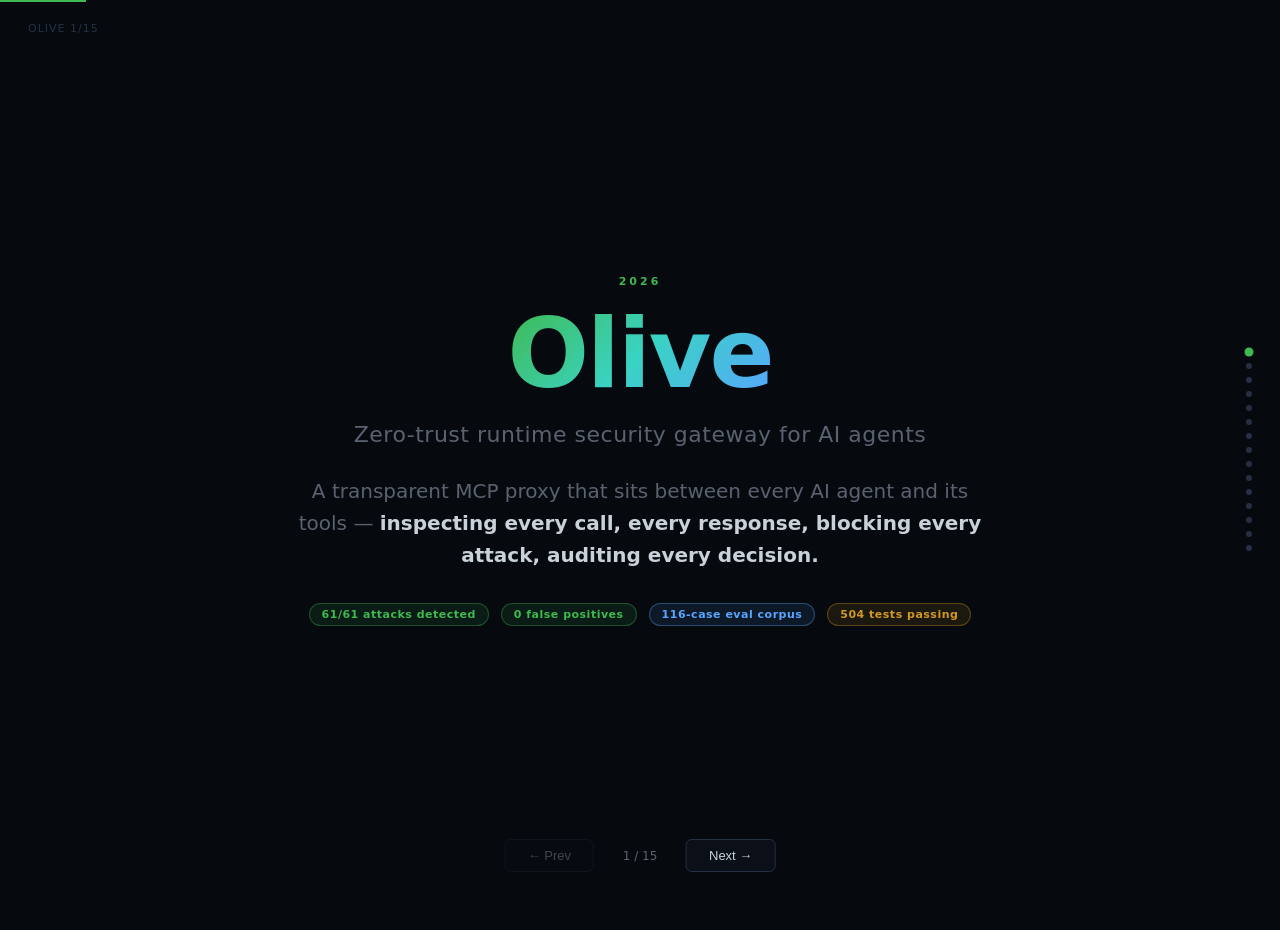
<file: pitch.html>
<!DOCTYPE html>
<html lang="en">
<head>
<meta charset="UTF-8">
<meta name="viewport" content="width=device-width, initial-scale=1.0">
<title>Olive — The Agent Wall</title>
<style>
:root {
  --bg:      #060a0f;
  --surf:    #0b0f17;
  --surf2:   #0f1520;
  --border:  #1a2235;
  --border2: #253045;
  --text:    #c9d1d9;
  --muted:   #5a6270;
  --green:   #3fb950;
  --red:     #f85149;
  --yellow:  #d29922;
  --blue:    #58a6ff;
  --purple:  #bc8cff;
  --cyan:    #39d3c3;
  --orange:  #e3b341;
}

* { box-sizing: border-box; margin: 0; padding: 0; }

body {
  background: var(--bg);
  color: var(--text);
  font-family: 'Segoe UI', system-ui, -apple-system, sans-serif;
  height: 100vh;
  overflow: hidden;
  user-select: none;
}

/* ── Slide system ── */
.deck { width: 100%; height: 100vh; position: relative; }

.slide {
  position: absolute;
  inset: 0;
  display: flex;
  flex-direction: column;
  justify-content: center;
  align-items: center;
  padding: 60px 80px;
  opacity: 0;
  transform: translateY(30px);
  transition: opacity .45s ease, transform .45s ease;
  pointer-events: none;
}
.slide.active {
  opacity: 1;
  transform: translateY(0);
  pointer-events: all;
}
.slide.exit {
  opacity: 0;
  transform: translateY(-30px);
  transition: opacity .3s ease, transform .3s ease;
}

/* ── Navigation ── */
.nav {
  position: fixed;
  bottom: 28px;
  left: 50%;
  transform: translateX(-50%);
  display: flex;
  align-items: center;
  gap: 16px;
  z-index: 100;
}
.nav button {
  background: var(--surf);
  border: 1px solid var(--border2);
  color: var(--text);
  padding: 8px 22px;
  border-radius: 6px;
  font-size: 13px;
  cursor: pointer;
  transition: background .2s, border-color .2s;
}
.nav button:hover { background: var(--surf2); border-color: var(--blue); }
.nav button:disabled { opacity: .3; cursor: default; }
#slide-counter { font-size: 12px; color: var(--muted); min-width: 60px; text-align: center; }

.dots {
  position: fixed;
  right: 28px;
  top: 50%;
  transform: translateY(-50%);
  display: flex;
  flex-direction: column;
  gap: 8px;
  z-index: 100;
}
.dot {
  width: 6px;
  height: 6px;
  border-radius: 50%;
  background: var(--border2);
  transition: background .3s, transform .3s;
  cursor: pointer;
}
.dot.active { background: var(--green); transform: scale(1.5); }

/* ── Typography ── */
.label {
  font-size: 11px;
  letter-spacing: 3px;
  text-transform: uppercase;
  color: var(--green);
  margin-bottom: 18px;
  font-weight: 600;
}
.label.red   { color: var(--red); }
.label.blue  { color: var(--blue); }
.label.yellow{ color: var(--yellow); }
.label.purple{ color: var(--purple); }
.label.cyan  { color: var(--cyan); }

h1 {
  font-size: clamp(36px, 5vw, 64px);
  font-weight: 700;
  line-height: 1.1;
  letter-spacing: -1px;
  color: #fff;
  text-align: center;
}
h2 {
  font-size: clamp(26px, 3.5vw, 44px);
  font-weight: 700;
  line-height: 1.15;
  color: #fff;
  text-align: center;
}
h3 { font-size: 20px; font-weight: 600; color: #fff; margin-bottom: 8px; }

.sub {
  font-size: clamp(14px, 1.8vw, 20px);
  color: var(--muted);
  text-align: center;
  max-width: 700px;
  line-height: 1.6;
  margin-top: 16px;
}
.sub strong { color: var(--text); }

em { color: var(--green); font-style: normal; font-weight: 600; }
em.red    { color: var(--red); }
em.blue   { color: var(--blue); }
em.yellow { color: var(--yellow); }
em.purple { color: var(--purple); }
em.cyan   { color: var(--cyan); }

/* ── Layout helpers ── */
.row  { display: flex; gap: 24px; width: 100%; max-width: 1100px; align-items: stretch; }
.col  { display: flex; flex-direction: column; }
.full { width: 100%; max-width: 1100px; }
.center { text-align: center; }
.mt { margin-top: 32px; }
.mt-sm { margin-top: 16px; }
.spacer { flex: 1; }

/* ── Cards ── */
.card {
  background: var(--surf);
  border: 1px solid var(--border);
  border-radius: 12px;
  padding: 28px;
  flex: 1;
  transition: border-color .3s;
}
.card:hover { border-color: var(--border2); }
.card.green { border-color: rgba(63,185,80,.35); }
.card.red   { border-color: rgba(248,81,73,.35); }
.card.blue  { border-color: rgba(88,166,255,.35); }
.card.yellow{ border-color: rgba(210,153,34,.35); }
.card.purple{ border-color: rgba(188,140,255,.35); }
.card.cyan  { border-color: rgba(57,211,195,.35); }

.card p { font-size: 14px; color: var(--muted); line-height: 1.7; margin-top: 8px; }
.card p strong { color: var(--text); }

/* ── Stat blocks ── */
.stats { display: flex; gap: 28px; margin-top: 32px; }
.stat {
  text-align: center;
  background: var(--surf);
  border: 1px solid var(--border);
  border-radius: 12px;
  padding: 24px 32px;
  flex: 1;
}
.stat-num {
  font-size: clamp(32px, 4vw, 52px);
  font-weight: 700;
  color: var(--green);
  line-height: 1;
}
.stat-num.red    { color: var(--red); }
.stat-num.blue   { color: var(--blue); }
.stat-num.yellow { color: var(--yellow); }
.stat-lbl { font-size: 12px; color: var(--muted); margin-top: 8px; letter-spacing: .5px; }

/* ── Timeline / flow ── */
.flow {
  display: flex;
  align-items: center;
  gap: 0;
  width: 100%;
  max-width: 960px;
  margin-top: 36px;
}
.flow-step {
  flex: 1;
  text-align: center;
  padding: 18px 12px;
  background: var(--surf);
  border: 1px solid var(--border);
  border-radius: 10px;
  font-size: 13px;
  font-weight: 600;
  color: var(--text);
  position: relative;
}
.flow-step small { display: block; font-size: 11px; color: var(--muted); font-weight: 400; margin-top: 4px; }
.flow-arrow {
  font-size: 18px;
  color: var(--border2);
  padding: 0 6px;
  flex-shrink: 0;
}
.flow-step.green { border-color: rgba(63,185,80,.4); color: var(--green); }
.flow-step.red   { border-color: rgba(248,81,73,.4); color: var(--red); }
.flow-step.blue  { border-color: rgba(88,166,255,.4); color: var(--blue); }
.flow-step.yellow{ border-color: rgba(210,153,34,.4); color: var(--yellow); }
.flow-step.purple{ border-color: rgba(188,140,255,.4); color: var(--purple); }
.flow-step.cyan  { border-color: rgba(57,211,195,.4); color: var(--cyan); }

/* ── Comparison table ── */
.compare {
  width: 100%;
  max-width: 960px;
  border-collapse: separate;
  border-spacing: 0;
  font-size: 14px;
  margin-top: 28px;
}
.compare th {
  padding: 12px 20px;
  font-size: 12px;
  letter-spacing: 1px;
  text-transform: uppercase;
  font-weight: 600;
  border-bottom: 1px solid var(--border);
  text-align: left;
}
.compare th:first-child { color: var(--muted); }
.compare th.them { color: var(--red); }
.compare th.us   { color: var(--green); }
.compare td {
  padding: 13px 20px;
  border-bottom: 1px solid var(--border);
  color: var(--muted);
  vertical-align: top;
}
.compare td:first-child { color: var(--text); font-weight: 500; }
.compare tr:last-child td { border-bottom: none; }
.check { color: var(--green); font-size: 16px; }
.cross { color: var(--red);   font-size: 16px; }
.part  { color: var(--yellow);font-size: 14px; }

/* ── Code block ── */
.code {
  background: var(--surf);
  border: 1px solid var(--border);
  border-radius: 8px;
  padding: 20px 28px;
  font-family: 'Courier New', monospace;
  font-size: 13px;
  color: var(--text);
  line-height: 1.8;
  margin-top: 24px;
  width: 100%;
  max-width: 860px;
}
.code .c-green  { color: var(--green); }
.code .c-red    { color: var(--red); }
.code .c-yellow { color: var(--yellow); }
.code .c-blue   { color: var(--blue); }
.code .c-muted  { color: var(--muted); }
.code .c-cyan   { color: var(--cyan); }
.code .c-purple { color: var(--purple); }

/* ── Badge ── */
.badge {
  display: inline-flex;
  align-items: center;
  gap: 6px;
  padding: 4px 12px;
  border-radius: 20px;
  font-size: 11px;
  font-weight: 600;
  letter-spacing: .5px;
  border: 1px solid;
}
.badge.green { background: rgba(63,185,80,.1); border-color: rgba(63,185,80,.35); color: var(--green); }
.badge.red   { background: rgba(248,81,73,.1); border-color: rgba(248,81,73,.35); color: var(--red); }
.badge.blue  { background: rgba(88,166,255,.1); border-color: rgba(88,166,255,.35); color: var(--blue); }
.badge.yellow{ background: rgba(210,153,34,.1); border-color: rgba(210,153,34,.35); color: var(--yellow); }

/* ── Bullets ── */
.bullets { list-style: none; width: 100%; max-width: 820px; margin-top: 24px; }
.bullets li {
  display: flex;
  align-items: flex-start;
  gap: 14px;
  padding: 12px 0;
  border-bottom: 1px solid var(--border);
  font-size: 15px;
  line-height: 1.6;
  color: var(--muted);
}
.bullets li:last-child { border-bottom: none; }
.bullets li strong { color: var(--text); }
.bul-icon { flex-shrink: 0; margin-top: 2px; font-size: 16px; }

/* ── Arch diagram ── */
.arch {
  display: flex;
  align-items: center;
  gap: 0;
  margin-top: 32px;
  width: 100%;
  max-width: 1000px;
}
.arch-box {
  background: var(--surf);
  border: 1px solid var(--border);
  border-radius: 10px;
  padding: 18px 22px;
  text-align: center;
  font-size: 13px;
  font-weight: 600;
}
.arch-box small { display: block; font-size: 11px; color: var(--muted); font-weight: 400; margin-top: 4px; }
.arch-box.agent { border-color: var(--blue); color: var(--blue); flex: 1; }
.arch-box.olive {
  flex: 3;
  border-color: var(--green);
  background: rgba(63,185,80,.04);
  margin: 0 8px;
  padding: 24px;
}
.arch-box.tool  { border-color: var(--yellow); color: var(--yellow); flex: 1; }
.arch-arrow { font-size: 22px; color: var(--border2); padding: 0 4px; flex-shrink: 0; }

.arch-inner {
  display: flex;
  gap: 8px;
  margin-top: 14px;
  justify-content: center;
  flex-wrap: wrap;
}
.arch-chip {
  padding: 6px 12px;
  border-radius: 6px;
  font-size: 11px;
  font-weight: 600;
  letter-spacing: .3px;
  border: 1px solid;
}
.arch-chip.green  { background: rgba(63,185,80,.1);  border-color: rgba(63,185,80,.35);  color: var(--green); }
.arch-chip.red    { background: rgba(248,81,73,.1);   border-color: rgba(248,81,73,.35);  color: var(--red); }
.arch-chip.blue   { background: rgba(88,166,255,.1);  border-color: rgba(88,166,255,.35); color: var(--blue); }
.arch-chip.yellow { background: rgba(210,153,34,.1);  border-color: rgba(210,153,34,.35); color: var(--yellow); }
.arch-chip.purple { background: rgba(188,140,255,.1); border-color: rgba(188,140,255,.35);color: var(--purple); }
.arch-chip.cyan   { background: rgba(57,211,195,.1);  border-color: rgba(57,211,195,.35); color: var(--cyan); }

/* ── Org chart ── */
.org { display: flex; flex-direction: column; align-items: center; gap: 0; margin-top: 28px; width: 100%; max-width: 900px; }
.org-row { display: flex; gap: 16px; position: relative; }
.org-row::before {
  content: '';
  position: absolute;
  top: -20px; left: 50%; transform: translateX(-50%);
  width: 1px; height: 20px;
  background: var(--border2);
}
.org-node {
  padding: 12px 20px;
  border-radius: 8px;
  font-size: 13px;
  font-weight: 600;
  text-align: center;
  border: 1px solid;
}
.org-node small { display: block; font-size: 11px; font-weight: 400; margin-top: 3px; }
.org-connector { display: flex; justify-content: center; height: 20px; }
.org-connector-line { width: 1px; background: var(--border2); }
.org-top { margin-bottom: 0; }

/* ── Quote ── */
.quote {
  border-left: 3px solid var(--green);
  padding: 16px 24px;
  margin: 24px 0;
  background: var(--surf);
  border-radius: 0 8px 8px 0;
  max-width: 800px;
  font-size: 17px;
  line-height: 1.7;
  color: var(--text);
  font-style: italic;
}

/* ── Title slide specific ── */
.title-glow {
  font-size: clamp(56px, 8vw, 96px);
  font-weight: 800;
  background: linear-gradient(135deg, var(--green) 0%, var(--cyan) 50%, var(--blue) 100%);
  -webkit-background-clip: text;
  -webkit-text-fill-color: transparent;
  background-clip: text;
  letter-spacing: -2px;
  line-height: 1;
}
.title-sub {
  font-size: clamp(14px, 2vw, 22px);
  color: var(--muted);
  margin-top: 20px;
  letter-spacing: .5px;
}
.title-badges { display: flex; gap: 12px; margin-top: 32px; flex-wrap: wrap; justify-content: center; }

/* ── Animations ── */
@keyframes fadeUp {
  from { opacity: 0; transform: translateY(16px); }
  to   { opacity: 1; transform: translateY(0); }
}
.slide.active .card,
.slide.active .stat,
.slide.active .flow-step,
.slide.active li,
.slide.active .arch-chip,
.slide.active .org-node {
  animation: fadeUp .4s ease both;
}
.slide.active .card:nth-child(1),
.slide.active .stat:nth-child(1),
.slide.active li:nth-child(1),
.slide.active .flow-step:nth-child(1),
.slide.active .arch-chip:nth-child(1) { animation-delay: .05s; }
.slide.active .card:nth-child(2),
.slide.active .stat:nth-child(2),
.slide.active li:nth-child(2),
.slide.active .flow-step:nth-child(3),
.slide.active .arch-chip:nth-child(2) { animation-delay: .12s; }
.slide.active .card:nth-child(3),
.slide.active .stat:nth-child(3),
.slide.active li:nth-child(3),
.slide.active .flow-step:nth-child(5),
.slide.active .arch-chip:nth-child(3) { animation-delay: .19s; }
.slide.active .card:nth-child(4),
.slide.active li:nth-child(4),
.slide.active .arch-chip:nth-child(4) { animation-delay: .26s; }
.slide.active li:nth-child(5) { animation-delay: .33s; }

/* slide number label top-left */
.slide-num-label {
  position: fixed;
  top: 22px;
  left: 28px;
  font-size: 11px;
  color: var(--border2);
  letter-spacing: 1px;
  z-index: 100;
}

/* progress bar */
.progress {
  position: fixed;
  top: 0; left: 0;
  height: 2px;
  background: var(--green);
  transition: width .4s ease;
  z-index: 200;
}
</style>
</head>
<body>

<div class="progress" id="progress"></div>
<div class="slide-num-label" id="slide-num-label">OLIVE</div>

<div class="deck" id="deck">

<!-- ─── 1. TITLE ─────────────────────────────────────────────────────────── -->
<div class="slide active" id="s1">
  <div class="label">2026</div>
  <div class="title-glow">Olive</div>
  <div class="title-sub">Zero-trust runtime security gateway for AI agents</div>
  <p class="sub" style="margin-top:28px">
    A transparent MCP proxy that sits between every AI agent and its tools —
    <strong>inspecting every call, every response, blocking every attack,
    auditing every decision.</strong>
  </p>
  <div class="title-badges">
    <span class="badge green">61/61 attacks detected</span>
    <span class="badge green">0 false positives</span>
    <span class="badge blue">116-case eval corpus</span>
    <span class="badge yellow">504 tests passing</span>
  </div>
</div>

<!-- ─── 2. THE ERA ────────────────────────────────────────────────────────── -->
<div class="slide" id="s2">
  <div class="label">The moment we are in</div>
  <h2>Every era creates a new attack surface.<br>Every attack surface needs a new wall.</h2>
  <div class="row mt" style="max-width:900px">
    <div class="card blue" style="text-align:center">
      <div style="font-size:32px;margin-bottom:12px">⚔️</div>
      <h3 style="color:var(--blue)">Swords</h3>
      <p>Created the need for <strong>shields</strong></p>
    </div>
    <div class="card yellow" style="text-align:center">
      <div style="font-size:32px;margin-bottom:12px">🌐</div>
      <h3 style="color:var(--yellow)">Networks</h3>
      <p>Created the need for <strong>firewalls</strong></p>
    </div>
    <div class="card green" style="text-align:center">
      <div style="font-size:32px;margin-bottom:12px">🤖</div>
      <h3 style="color:var(--green)">AI Agents</h3>
      <p>Create the need for the <strong>Agent Wall</strong></p>
    </div>
  </div>
  <div class="quote" style="margin-top:36px">
    "By 2027, fleets of AI agents will read files, query databases, send emails,
    write code, and call each other autonomously. Every tool they touch is attack surface.
    The question is not <em>if</em> they will be exploited — it's <em>when</em>."
  </div>
</div>

<!-- ─── 3. THE PROBLEM ───────────────────────────────────────────────────── -->
<div class="slide" id="s3">
  <div class="label red">The attack nobody sees</div>
  <h2>The most dangerous direction<br>is the one everyone ignores</h2>
  <div class="row mt" style="max-width:960px;align-items:flex-start">
    <div class="card red" style="flex:1.2">
      <div class="label red" style="margin-bottom:12px">The attack</div>
      <h3 style="color:var(--red)">Indirect Prompt Injection</h3>
      <p>An attacker embeds hidden instructions inside a document, API response,
      or web page that an AI agent will read. The agent's <strong>tool call is legitimate</strong>.
      The <strong>network request is valid</strong>. Only the content is malicious —
      and it arrives from a trusted tool, in the direction nobody inspects.</p>
      <p style="margin-top:12px">The injected instruction silently <strong>re-programs
      a legitimate, authorized agent mid-session</strong>. No login. No exploit.
      Just a poisoned document.</p>
    </div>
    <div class="col" style="flex:1;gap:16px">
      <div class="card">
        <div class="label" style="margin-bottom:8px">What existing tools see</div>
        <p>✅ Valid HTTPS connection<br>
           ✅ Authorized agent<br>
           ✅ Permitted tool call<br>
           ✅ Normal-looking response<br>
           <span style="color:var(--red)">✗ Injection inside the content</span></p>
      </div>
      <div class="card">
        <div class="label" style="margin-bottom:8px">Why it works</div>
        <p>Perimeter firewalls inspect addresses and protocols — <strong>not meaning</strong>.
        SAST scans code — not runtime behavior. Model-level guardrails read the
        user message — <strong>not the tool response</strong>.</p>
      </div>
    </div>
  </div>
</div>

<!-- ─── 4. WHAT THE GIANTS MISS ─────────────────────────────────────────── -->
<div class="slide" id="s4">
  <div class="label yellow">The gap in the market</div>
  <h2>The big players validated the category.<br>Then missed the most important layer.</h2>
  <table class="compare mt">
    <thead>
      <tr>
        <th>Capability</th>
        <th class="them">Palo Alto · Cisco · Check Point · SentinelOne</th>
        <th class="us">Olive</th>
      </tr>
    </thead>
    <tbody>
      <tr>
        <td>Speaks MCP natively</td>
        <td><span class="cross">✗</span> &nbsp;None are MCP-aware</td>
        <td><span class="check">✓</span> &nbsp;Drop-in MCP proxy</td>
      </tr>
      <tr>
        <td>Inspects tool responses (inbound)</td>
        <td><span class="cross">✗</span> &nbsp;Model-API level only</td>
        <td><span class="check">✓</span> &nbsp;Every response, bidirectional</td>
      </tr>
      <tr>
        <td>Tool description poisoning / rug-pull</td>
        <td><span class="cross">✗</span> &nbsp;Not on their threat model</td>
        <td><span class="check">✓</span> &nbsp;Trust-on-first-use baselines</td>
      </tr>
      <tr>
        <td>Cryptographic agent identity</td>
        <td><span class="part">~</span> &nbsp;API-key level only</td>
        <td><span class="check">✓</span> &nbsp;RS256 JWT, role is identity-bound</td>
      </tr>
      <tr>
        <td>Session-level containment (quarantine)</td>
        <td><span class="cross">✗</span> &nbsp;Per-message only</td>
        <td><span class="check">✓</span> &nbsp;Circuit breaker, Siege token freeze</td>
      </tr>
      <tr>
        <td>Measured detection with public corpus</td>
        <td><span class="cross">✗</span> &nbsp;Claimed detection only</td>
        <td><span class="check">✓</span> &nbsp;61/61, CI-gated, known-miss visible</td>
      </tr>
      <tr>
        <td>Self-improving: detect → reproduce → fix → verify</td>
        <td><span class="cross">✗</span> &nbsp;No closed loop</td>
        <td><span class="check">✓</span> &nbsp;The full cycle, human-gated</td>
      </tr>
      <tr>
        <td>Zero changes to agent or tool server</td>
        <td><span class="cross">✗</span> &nbsp;Require SDK integration</td>
        <td><span class="check">✓</span> &nbsp;Transparent proxy, 5 min to protected</td>
      </tr>
    </tbody>
  </table>
</div>

<!-- ─── 5. HOW OLIVE WORKS ───────────────────────────────────────────────── -->
<div class="slide" id="s5">
  <div class="label cyan">How it works</div>
  <h2>A transparent proxy. Zero changes.<br>Everything inspected in both directions.</h2>
  <div class="arch">
    <div class="arch-box agent">
      <div>Agent</div>
      <small>any MCP client</small>
    </div>
    <div class="arch-arrow">→</div>
    <div class="arch-box olive">
      <div style="color:var(--green);font-size:15px;font-weight:700;letter-spacing:1px">OLIVE</div>
      <small style="color:var(--muted)">transparent MCP proxy</small>
      <div class="arch-inner">
        <span class="arch-chip blue">Identity · JWT RS256</span>
        <span class="arch-chip red">Circuit Breaker</span>
        <span class="arch-chip yellow">Rate Limiter</span>
        <span class="arch-chip green">Policy Inspector</span>
        <span class="arch-chip green">Context Policy</span>
        <span class="arch-chip cyan">Decode Layer</span>
        <span class="arch-chip green">Pattern Inspector</span>
        <span class="arch-chip purple">LLM Sentinels · advisory</span>
        <span class="arch-chip yellow">SQLite Audit Trail</span>
      </div>
    </div>
    <div class="arch-arrow">→</div>
    <div class="arch-box tool">
      <div>Tool Server</div>
      <small>real MCP upstream</small>
    </div>
  </div>
  <div class="row mt" style="max-width:960px">
    <div class="card green">
      <h3>Fast path — enforces</h3>
      <p>Deterministic inspectors run inline on every call and response.
      First non-allow verdict wins. Any inspector failure → <strong>block</strong>.
      Never silent pass-through.</p>
    </div>
    <div class="card purple">
      <h3>Parallel path — advises</h3>
      <p>LLM sentinels analyze semantics, context, behavior across the session.
      They can only <strong>signal the circuit breaker</strong> — they can never
      directly enforce. An LLM cannot override a deterministic decision.</p>
    </div>
  </div>
</div>

<!-- ─── 6. THE ARCHITECTURAL LAW ─────────────────────────────────────────── -->
<div class="slide" id="s6">
  <div class="label purple">The core principle</div>
  <h2>The law that governs everything</h2>
  <div class="quote" style="font-size:22px;border-left-color:var(--purple);margin-top:32px;max-width:760px;text-align:center;border-left:none;border-top:3px solid var(--purple);border-radius:8px 8px 0 0;padding:28px">
    Agents provide intelligence.<br>
    Deterministic systems enforce authority.
  </div>
  <div class="row mt" style="max-width:900px">
    <div class="card purple">
      <h3 style="color:var(--purple)">Why this matters</h3>
      <p>An LLM can be <strong>prompt-injected into approving a bad verdict</strong>.
      It can be confused, hallucinated, or manipulated. A deterministic circuit breaker
      cannot. The hard security decisions — block, quarantine, Siege — are never
      touched by an LLM.</p>
    </div>
    <div class="card green">
      <h3>What it means in practice</h3>
      <p>LLM sentinels produce evidence. The deterministic circuit breaker decides
      what to do with it. A compromised sentinel can at worst produce a bad signal —
      it cannot bypass enforcement. <strong>The wall holds even if the intelligence
      is wrong.</strong></p>
    </div>
  </div>
  <div class="code" style="margin-top:28px;font-size:12px;max-width:760px">
    <span class="c-muted"># The only path from LLM signal to enforcement action:</span><br>
    <span class="c-blue">SentinelRunner</span>.<span class="c-green">on_signal</span>(signal) &nbsp;→&nbsp; <span class="c-yellow">if</span> score &gt; threshold &nbsp;→&nbsp; <span class="c-red">breaker.trip()</span><br>
    <span class="c-muted">#                                                    ↑ deterministic threshold</span><br>
    <span class="c-muted"># The LLM never calls trip() directly. Ever.</span>
  </div>
</div>

<!-- ─── 7. THE COMPANY OF AGENTS ─────────────────────────────────────────── -->
<div class="slide" id="s7">
  <div class="label green">The company of agents</div>
  <h2>Not one big security agent.<br>A coordinated organization of specialists.</h2>
  <div class="org">
    <div class="org-node" style="border-color:var(--green);color:var(--green);font-size:14px;padding:14px 32px">
      Security Commander
      <small style="color:var(--muted)">deterministic · sole set_mode authority</small>
    </div>
    <div class="org-connector"><div class="org-connector-line"></div></div>
    <div class="org-row">
      <div class="org-node" style="border-color:var(--blue);color:var(--blue)">
        Defense Dept
        <small>sentinel signals → breaker.trip</small>
      </div>
      <div class="org-node" style="border-color:var(--yellow);color:var(--yellow)">
        Remediation Dept
        <small>reproduced → fix cycle</small>
      </div>
      <div class="org-node" style="border-color:var(--red);color:var(--red)">
        Red-Team Dept
        <small>sandbox drills · bypass finding</small>
      </div>
      <div class="org-node" style="border-color:var(--purple);color:var(--purple)">
        Builder Dept
        <small>proposes fixes · never enforces</small>
      </div>
    </div>
  </div>
  <div class="row mt" style="max-width:960px">
    <div class="card red">
      <h3 style="color:var(--red)">Self-simulation</h3>
      <p>The Red-Team department autonomously attacks Olive's own pipeline in a
      sandbox — never live traffic. Every bypass it finds becomes a corpus case.
      The system <strong>discovers its own blind spots</strong> without human prompting.</p>
    </div>
    <div class="card yellow">
      <h3 style="color:var(--yellow)">The closed loop</h3>
      <p>No competitor does this: bypass found → reproduced → fix proposed →
      eval gate re-run → human approves → baseline locked in. The system gets
      <strong>harder to attack after every incident</strong>.</p>
    </div>
  </div>
</div>

<!-- ─── 8. THE FULL CYCLE ─────────────────────────────────────────────────── -->
<div class="slide" id="s8">
  <div class="label yellow">What nobody else builds</div>
  <h2>The full security cycle.<br>End to end. Human-gated at every step.</h2>
  <div class="flow">
    <div class="flow-step green">Govern<small>policy · identity · context</small></div>
    <div class="flow-arrow">→</div>
    <div class="flow-step blue">Detect<small>deterministic + advisory LLM</small></div>
    <div class="flow-arrow">→</div>
    <div class="flow-step red">Contain<small>quarantine · Siege · token freeze</small></div>
    <div class="flow-arrow">→</div>
    <div class="flow-step yellow">Reproduce<small>red-team sandbox</small></div>
    <div class="flow-arrow">→</div>
    <div class="flow-step purple">Repair<small>builder proposes fix</small></div>
    <div class="flow-arrow">→</div>
    <div class="flow-step cyan">Verify<small>eval corpus re-run</small></div>
    <div class="flow-arrow">→</div>
    <div class="flow-step green">Learn<small>baseline locked in</small></div>
  </div>
  <div class="quote" style="margin-top:32px">
    "Everyone detects and blocks. Almost nobody does <em>Reproduce → Repair → Verify</em>:
    turn an incident into a reproducible attack case, verify the fix, lock in the baseline.
    That closes the loop competitors leave permanently open."
  </div>
  <div class="sub mt-sm">
    Auto-apply of any fix is <strong>permanently human-gated by design</strong>.
    The eval gate is a subprocess — it cannot be prompt-injected.
    A fix reaches production only through version control.
  </div>
</div>

<!-- ─── 9. OPERATING MODES ────────────────────────────────────────────────── -->
<div class="slide" id="s9">
  <div class="label red">Runtime response</div>
  <h2>Three operating modes.<br>The system responds to attacks as they escalate.</h2>
  <div class="row mt" style="max-width:1000px">
    <div class="card green">
      <div class="badge green" style="margin-bottom:14px">NORMAL</div>
      <p>Standard monitoring. Normal containment thresholds. Scheduled red-team
      drills. Minimal overhead. <strong>Clean traffic flows freely.</strong></p>
    </div>
    <div class="card yellow">
      <div class="badge yellow" style="margin-bottom:14px">SUSPICIOUS</div>
      <p>Containment threshold halved — sessions quarantined sooner.
      High-risk calls held for operator approval. Sentinels elevated.
      <strong>Triggered automatically</strong> when a session is quarantined.</p>
    </div>
    <div class="card red">
      <div class="badge red" style="margin-bottom:14px">SIEGE</div>
      <p>Threshold collapses to one block. <strong>Live JWT tokens revoked
      for all quarantined sessions</strong> — a contained agent cannot
      re-authenticate to escape. Commander bulk-freezes credentials.
      Only a capability-gated human de-escalates.</p>
    </div>
  </div>
  <div class="sub mt">
    Mode escalates <strong>monotonically and automatically</strong>.
    De-escalation requires a human with an <code style="color:var(--green);font-size:13px">olive:command</code> token.
    The Security Commander is deterministic code — not an LLM.
  </div>
</div>

<!-- ─── 10. WHY NOW ───────────────────────────────────────────────────────── -->
<div class="slide" id="s10">
  <div class="label blue">Market timing</div>
  <h2>The window is open.<br>And it closes as MCP matures.</h2>
  <div class="row mt" style="max-width:960px;align-items:flex-start">
    <div class="col" style="flex:1;gap:16px">
      <div class="card blue">
        <h3 style="color:var(--blue)">MCP is becoming the enterprise standard</h3>
        <p>Released by Anthropic in late 2024. Now adopted by Microsoft, Google,
        hundreds of tool-server builders. Think of HTTP in 1997 —
        <strong>not yet dominant, but clearly where everything is going.</strong>
        Nobody owns the security layer yet.</p>
      </div>
      <div class="card yellow">
        <h3 style="color:var(--yellow)">Compliance tailwind</h3>
        <p><strong>EU AI Act</strong> enforcement: high-risk AI systems must have
        auditable decision trails. <strong>SOC 2 for agents</strong>: auditors are
        starting to ask "what controls do you have over your AI agents?"
        Olive produces the answer natively, per call.</p>
      </div>
    </div>
    <div class="col" style="flex:1;gap:16px">
      <div class="card green">
        <h3>Market already validated</h3>
        <p>Lakera → Check Point. Prompt Security → SentinelOne. Robust Intelligence → Cisco ($500M).
        Protect AI → Palo Alto (~$500M). <strong>The category is real.
        The incumbents bought in.</strong> None of them are MCP-native.
        None inspect tool responses.</p>
      </div>
      <div class="card red">
        <h3 style="color:var(--red)">The window: ~12–18 months</h3>
        <p>After that, Check Point or SentinelOne will bolt something MCP-shaped
        onto what they acquired. The window to be
        <strong>"the first serious MCP-native security gateway with a maintained corpus"</strong>
        is right now.</p>
      </div>
    </div>
  </div>
</div>

<!-- ─── 11. AS AGENTS GET STRONGER ──────────────────────────────────────────── -->
<div class="slide" id="s11">
  <div class="label cyan">The flywheel</div>
  <h2>As AI agents get more powerful,<br>Olive becomes more essential.</h2>
  <ul class="bullets">
    <li>
      <span class="bul-icon" style="color:var(--blue)">📈</span>
      <div><strong>More agents = more attack surface.</strong> Every new MCP tool server,
      every new agent deployment, every new integration is a surface Olive can protect.
      The market grows with us — we don't need to convince people to adopt agents,
      enterprises are already doing it.</div>
    </li>
    <li>
      <span class="bul-icon" style="color:var(--red)">⚡</span>
      <div><strong>More autonomous agents = higher blast radius per attack.</strong>
      An agent that can send emails, write code, and query databases does more damage
      when compromised than one that can only answer questions. The value of containment
      grows proportionally.</div>
    </li>
    <li>
      <span class="bul-icon" style="color:var(--yellow)">🔍</span>
      <div><strong>Richer MCP surfaces = more interception points.</strong>
      Resources, prompts, tool descriptions, multi-agent communication — every new
      MCP capability Anthropic ships is a surface Olive already knows how to inspect.
      Competitors must retrofit. We're already there.</div>
    </li>
    <li>
      <span class="bul-icon" style="color:var(--green)">🌱</span>
      <div><strong>Every incident makes the corpus stronger.</strong>
      The eval corpus is a moat that grows with every real attack and every red-team
      bypass. Competitors cannot copy operational history. This advantage compounds
      over time.</div>
    </li>
    <li>
      <span class="bul-icon" style="color:var(--purple)">🏢</span>
      <div><strong>Enterprise agent fleets need fleet management.</strong>
      A company running 50 agents across 10 departments needs centralized policy,
      cross-agent visibility, and fleet-wide incident response —
      the commercial layer the roadmap already defines.</div>
    </li>
  </ul>
</div>

<!-- ─── 12. THE VISION ───────────────────────────────────────────────────── -->
<div class="slide" id="s12">
  <div class="label green">The vision</div>
  <h2>The MCP ecosystem needs<br>one trusted security layer.</h2>
  <div class="code" style="font-size:13px;line-height:2">
<span class="c-muted">External agents, users, services, untrusted content</span><br>
&nbsp;&nbsp;&nbsp;&nbsp;&nbsp;&nbsp;&nbsp;&nbsp;&nbsp;&nbsp;&nbsp;&nbsp;&nbsp;&nbsp;&nbsp;&nbsp;&nbsp;&nbsp;&nbsp;│<br>
&nbsp;&nbsp;&nbsp;&nbsp;&nbsp;&nbsp;&nbsp;&nbsp;&nbsp;&nbsp;&nbsp;&nbsp;&nbsp;&nbsp;&nbsp;&nbsp;&nbsp;&nbsp;&nbsp;▼<br>
&nbsp;&nbsp;&nbsp;<span class="c-green">████████████████████████████████████████████</span><br>
&nbsp;&nbsp;&nbsp;<span class="c-green">█</span>&nbsp;&nbsp;&nbsp;&nbsp;&nbsp;&nbsp;&nbsp;<span class="c-green">THE AGENT WALL — powered by Olive</span>&nbsp;&nbsp;&nbsp;&nbsp;&nbsp;&nbsp;<span class="c-green">█</span><br>
&nbsp;&nbsp;&nbsp;<span class="c-green">█</span>&nbsp;&nbsp;Identity · Policy · Inspection · Containment&nbsp;<span class="c-green">█</span><br>
&nbsp;&nbsp;&nbsp;<span class="c-green">████████████████████████████████████████████</span><br>
&nbsp;&nbsp;&nbsp;&nbsp;&nbsp;&nbsp;&nbsp;&nbsp;&nbsp;&nbsp;&nbsp;&nbsp;&nbsp;&nbsp;&nbsp;&nbsp;&nbsp;&nbsp;&nbsp;│<br>
&nbsp;&nbsp;&nbsp;&nbsp;&nbsp;&nbsp;&nbsp;&nbsp;&nbsp;&nbsp;&nbsp;&nbsp;&nbsp;&nbsp;&nbsp;&nbsp;&nbsp;&nbsp;&nbsp;▼<br>
<span class="c-blue">Support Agent</span> · <span class="c-yellow">Coding Agent</span> · <span class="c-purple">Finance Agent</span> · <span class="c-cyan">Internal APIs</span> · <span class="c-muted">Databases · Files</span>
  </div>
  <div class="row mt" style="max-width:960px">
    <div class="card">
      <div class="label" style="margin-bottom:10px">Open core</div>
      <h3>The local gateway</h3>
      <p>Free, open-source, drop-in. Developer adoption through the MCP ecosystem.
      <strong>Five minutes to protected</strong> for any MCP client.</p>
    </div>
    <div class="card blue">
      <div class="label blue" style="margin-bottom:10px">Commercial</div>
      <h3>The enterprise layer</h3>
      <p>Fleet management, centralized policy, cross-agent visibility,
      compliance evidence export, incident workflow, SLA.
      <strong>The control plane for agent security at scale.</strong></p>
    </div>
    <div class="card green">
      <div class="label" style="margin-bottom:10px">The moat</div>
      <h3>The attack corpus</h3>
      <p>116 cases today. Growing with every real incident and red-team bypass.
      <strong>Operational history that can't be copied overnight.</strong>
      Detection that's measured, not claimed.</p>
    </div>
  </div>
</div>

<!-- ─── 13. THE NUMBERS ───────────────────────────────────────────────────── -->
<div class="slide" id="s13">
  <div class="label green">Where we are today</div>
  <h2>Not a prototype.<br>A complete, tested, running system.</h2>
  <div class="stats">
    <div class="stat">
      <div class="stat-num">61/61</div>
      <div class="stat-lbl">Active attack cases detected<br>CI-gated, reproducible</div>
    </div>
    <div class="stat">
      <div class="stat-num">0</div>
      <div class="stat-lbl">False positives<br>out of 26 benign cases</div>
    </div>
    <div class="stat">
      <div class="stat-num">116</div>
      <div class="stat-lbl">Corpus cases<br>active + known-miss + benign</div>
    </div>
    <div class="stat">
      <div class="stat-num">504</div>
      <div class="stat-lbl">Tests passing<br>unit + end-to-end</div>
    </div>
  </div>
  <div class="row mt" style="max-width:960px">
    <div class="card green">
      <h3>Milestones complete</h3>
      <p>M1–M7 + M11 first slice: proxy, identity, containment, full MCP surface,
      contextual authz, measured corpus, LLM sentinels, the full department cycle,
      operating modes, Siege token freeze, live web dashboard.</p>
    </div>
    <div class="card yellow">
      <h3>Known-miss cases: 29</h3>
      <p>Semantic injections the deterministic layer can't catch yet.
      <strong>Listed publicly, not hidden.</strong> A product that shows its blind spots
      is more credible than one that claims perfection.
      LLM sentinels close these; M6 already started.</p>
    </div>
    <div class="card blue">
      <h3>Running in 60 seconds</h3>
      <p><code style="color:var(--green);font-size:12px">./quickstart.sh</code> →
      gateway starts, live dashboard opens, attack demo runs automatically.
      Zero configuration. Zero changes to any existing agent or tool.</p>
    </div>
  </div>
</div>

<!-- ─── 14. THE 5 DIFFERENTIATORS ──────────────────────────────────────────── -->
<div class="slide" id="s14">
  <div class="label green">Why Olive wins</div>
  <h2>Five things no competitor has<br>at the same time.</h2>
  <ul class="bullets" style="max-width:900px">
    <li>
      <span class="bul-icon" style="color:var(--green)">1</span>
      <div><strong>MCP-native, drop-in.</strong> A transparent proxy — point any MCP client
      at it, zero changes to agent or tool server. Five minutes to protected.
      <em>No SDK. No wrapper. No rewrites.</em></div>
    </li>
    <li>
      <span class="bul-icon" style="color:var(--blue)">2</span>
      <div><strong>Bidirectional inspection.</strong> Inbound tool responses are the most
      dangerous surface. Olive is one of the only systems that inspects them.
      <em>That's where indirect prompt injection lives.</em></div>
    </li>
    <li>
      <span class="bul-icon" style="color:var(--yellow)">3</span>
      <div><strong>Measured detection, not claimed.</strong> A maintained 116-case attack corpus,
      CI-gated, with known-miss cases visible. Every competitor makes claims.
      <em>Olive has numbers.</em></div>
    </li>
    <li>
      <span class="bul-icon" style="color:var(--purple)">4</span>
      <div><strong>The full loop.</strong> Detect → Contain → Reproduce → Repair → Verify → Learn.
      Nobody else closes this loop. <em>Every incident makes the system harder to attack.</em></div>
    </li>
    <li>
      <span class="bul-icon" style="color:var(--red)">5</span>
      <div><strong>Deterministic enforcement, LLM advisory.</strong> The architectural law that makes
      the system trustworthy even when the intelligence is wrong.
      <em>The wall holds even if a sentinel is fooled.</em></div>
    </li>
  </ul>
</div>

<!-- ─── 15. CLOSING ───────────────────────────────────────────────────────── -->
<div class="slide" id="s15">
  <div class="label green">Olive</div>
  <div class="title-glow" style="font-size:clamp(42px,6vw,80px)">The Agent Wall</div>
  <div class="title-sub" style="margin-top:20px;font-size:18px;color:var(--muted)">
    The trusted security layer that lets companies adopt autonomous agents safely,<br>
    recover intelligently from attacks, and become stronger after every incident.
  </div>
  <div class="stats" style="margin-top:40px;max-width:700px">
    <div class="stat">
      <div class="stat-num" style="font-size:28px">5 min</div>
      <div class="stat-lbl">to protected</div>
    </div>
    <div class="stat">
      <div class="stat-num" style="font-size:28px">61/61</div>
      <div class="stat-lbl">attacks caught</div>
    </div>
    <div class="stat">
      <div class="stat-num" style="font-size:28px">0</div>
      <div class="stat-lbl">false positives</div>
    </div>
  </div>
  <div class="code" style="margin-top:36px;text-align:center;font-size:14px;max-width:500px">
    <span class="c-muted"># See it live</span><br>
    <span class="c-green">./quickstart.sh</span> &nbsp;&nbsp;<span class="c-muted"># or</span>&nbsp;&nbsp; <span class="c-green">quickstart.bat</span><br>
    <span class="c-muted"># Dashboard → http://127.0.0.1:7799</span>
  </div>
  <div style="margin-top:28px;font-size:13px;color:var(--muted)">
    github.com/NimrodNetzer/olive &nbsp;·&nbsp; DEMO.md &nbsp;·&nbsp; docs/ARCHITECTURE.md
  </div>
</div>

</div><!-- /deck -->

<!-- Navigation -->
<div class="nav">
  <button id="btn-prev" onclick="go(-1)" disabled>← Prev</button>
  <span id="slide-counter">1 / 15</span>
  <button id="btn-next" onclick="go(1)">Next →</button>
</div>

<div class="dots" id="dots"></div>

<script>
const slides = Array.from(document.querySelectorAll('.slide'));
const total  = slides.length;
let   cur    = 0;

const progress = document.getElementById('progress');
const counter  = document.getElementById('slide-counter');
const label    = document.getElementById('slide-num-label');
const btnPrev  = document.getElementById('btn-prev');
const btnNext  = document.getElementById('btn-next');
const dotsEl   = document.getElementById('dots');

// Build dots
slides.forEach((_, i) => {
  const d = document.createElement('div');
  d.className = 'dot' + (i === 0 ? ' active' : '');
  d.onclick = () => goTo(i);
  dotsEl.appendChild(d);
});

function goTo(n) {
  if (n < 0 || n >= total) return;
  slides[cur].classList.remove('active');
  slides[cur].classList.add('exit');
  setTimeout(() => slides[cur - (cur > n ? -1 : 0)].classList.remove('exit'), 400);
  // clean up exit class
  const prev = cur;
  cur = n;
  slides[prev].classList.remove('active');
  setTimeout(() => slides[prev].classList.remove('exit'), 400);
  slides[cur].classList.add('active');

  // update UI
  const pct = ((cur + 1) / total * 100).toFixed(1);
  progress.style.width = pct + '%';
  counter.textContent  = `${cur + 1} / ${total}`;
  label.textContent    = `OLIVE  ${cur + 1}/${total}`;
  btnPrev.disabled = cur === 0;
  btnNext.disabled = cur === total - 1;
  document.querySelectorAll('.dot').forEach((d, i) => {
    d.classList.toggle('active', i === cur);
  });
}

function go(dir) { goTo(cur + dir); }

document.addEventListener('keydown', e => {
  if (e.key === 'ArrowRight' || e.key === 'ArrowDown' || e.key === ' ') { e.preventDefault(); go(1); }
  if (e.key === 'ArrowLeft'  || e.key === 'ArrowUp')                    { e.preventDefault(); go(-1); }
  if (e.key === 'Home') goTo(0);
  if (e.key === 'End')  goTo(total - 1);
});

// touch swipe
let tx = 0;
document.addEventListener('touchstart', e => { tx = e.touches[0].clientX; }, { passive: true });
document.addEventListener('touchend',   e => {
  const dx = e.changedTouches[0].clientX - tx;
  if (Math.abs(dx) > 50) go(dx < 0 ? 1 : -1);
});

// init
goTo(0);
progress.style.width = (1/total*100).toFixed(1) + '%';
</script>
</body>
</html>
</file>
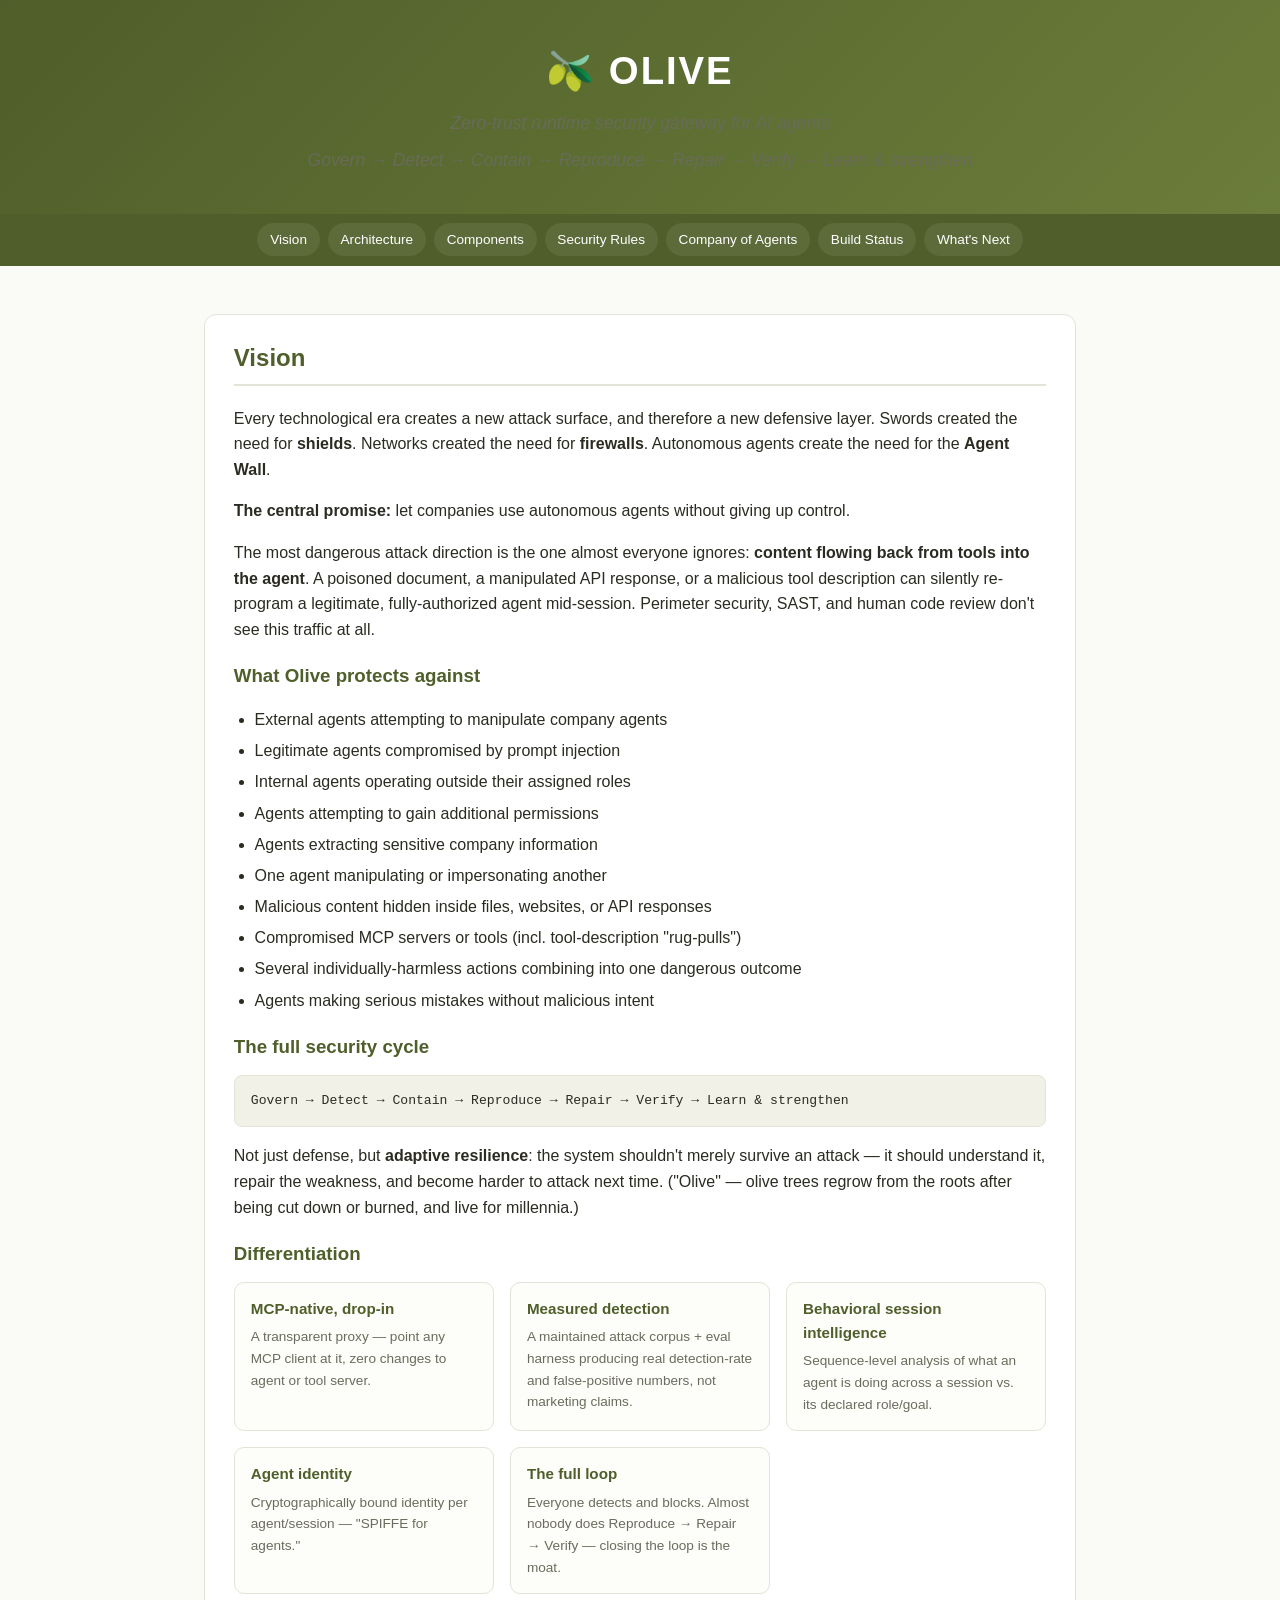
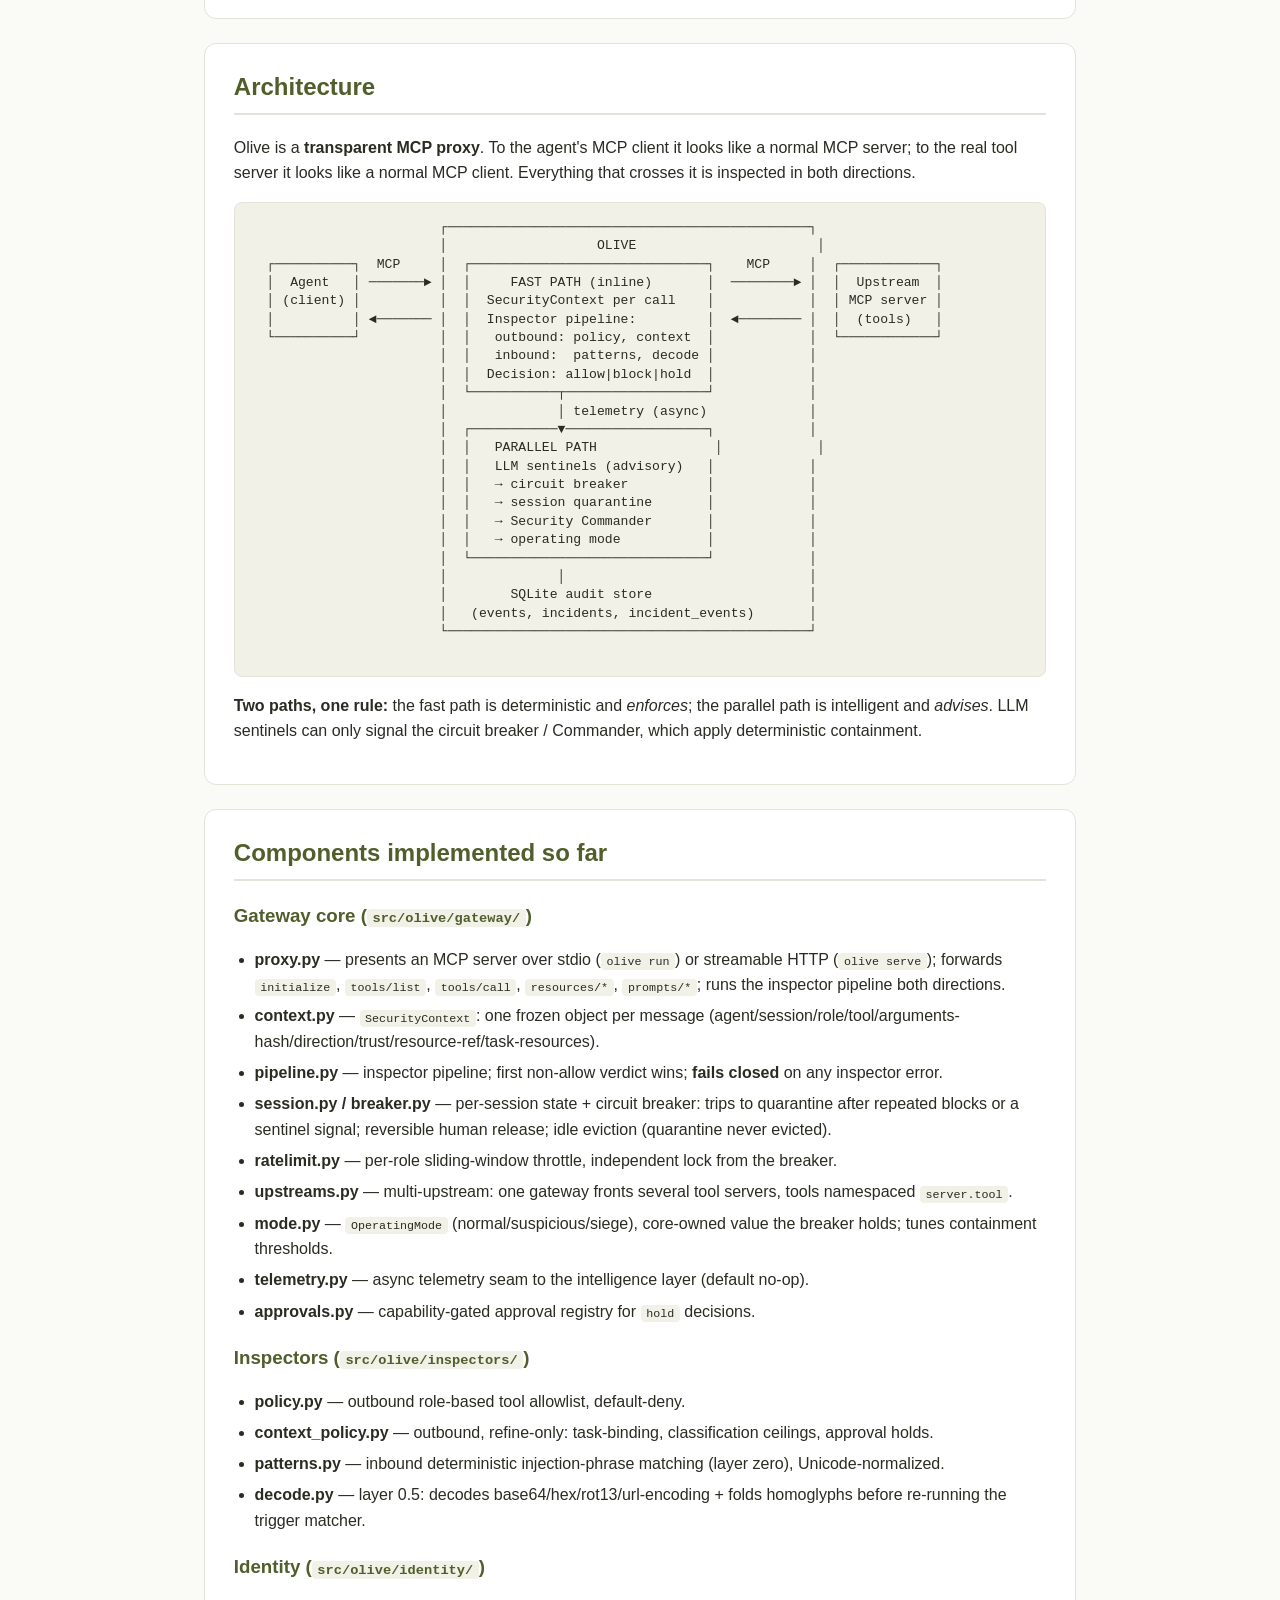
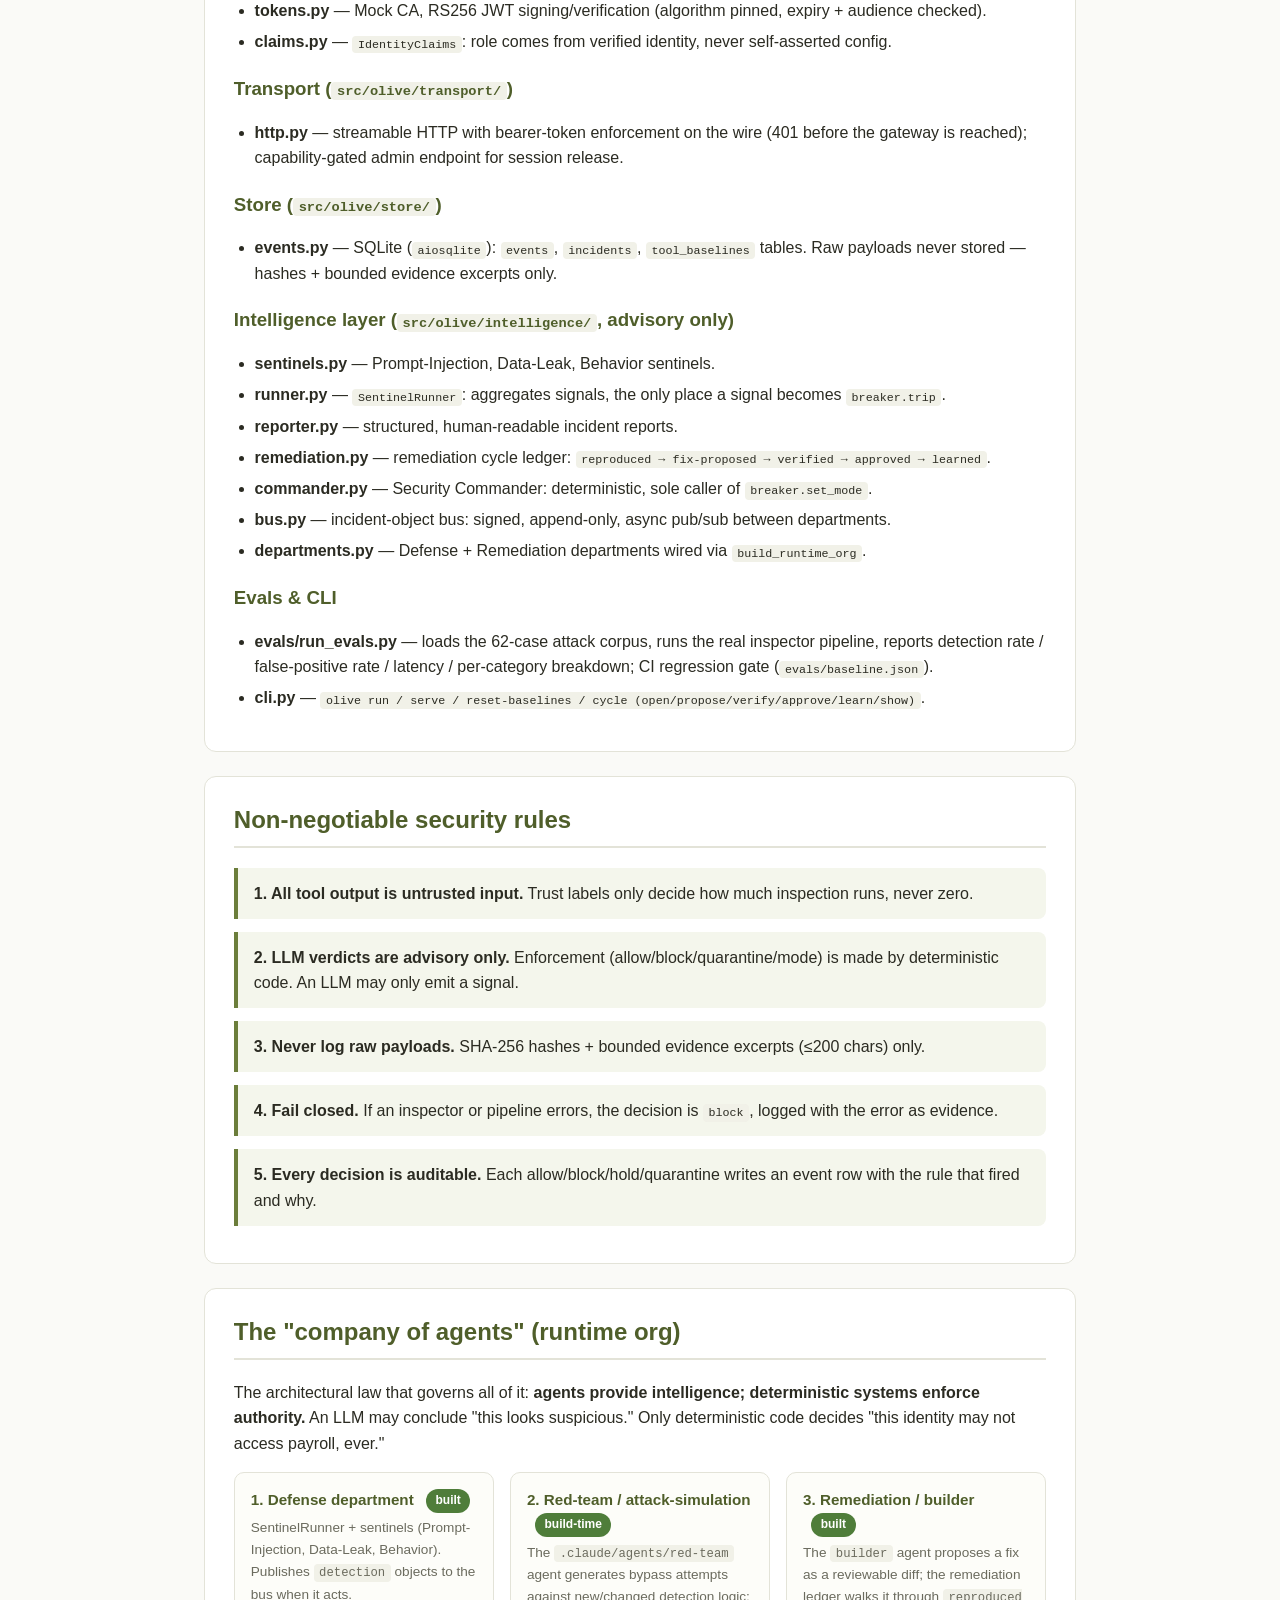
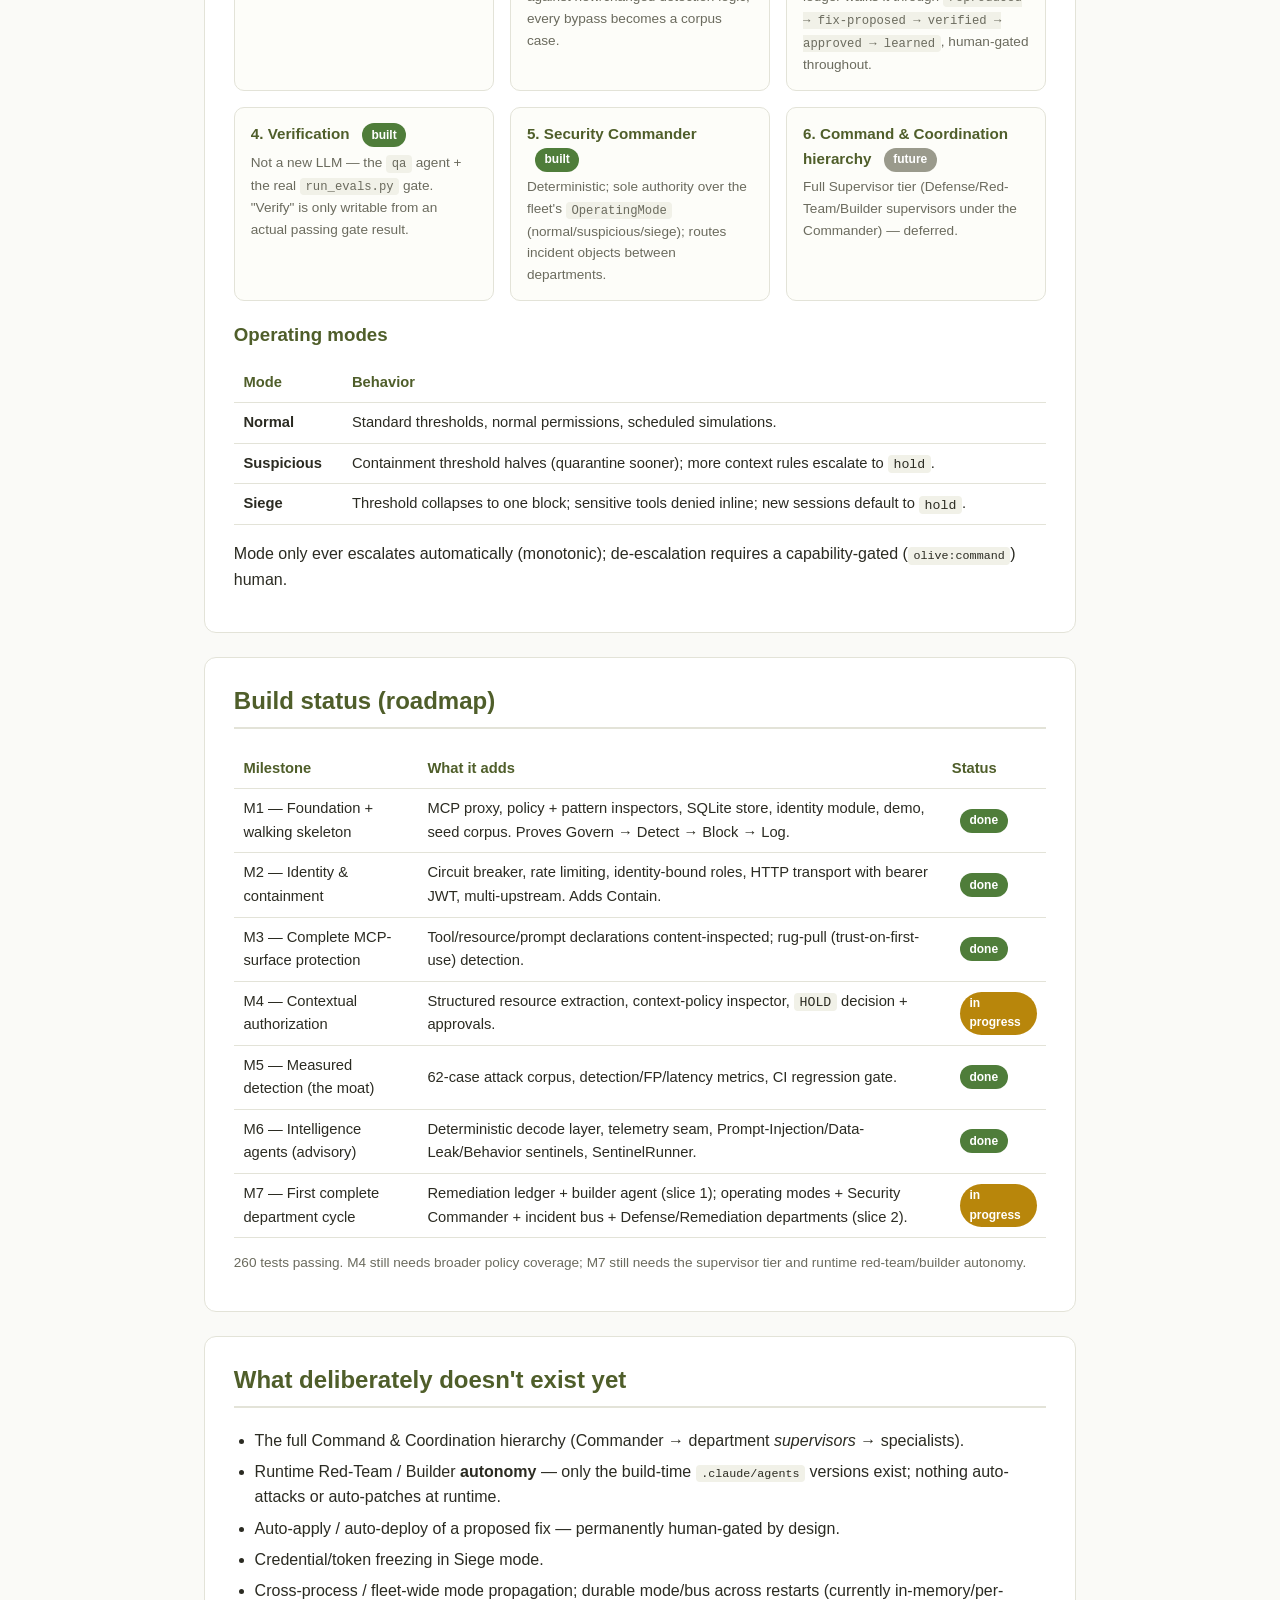
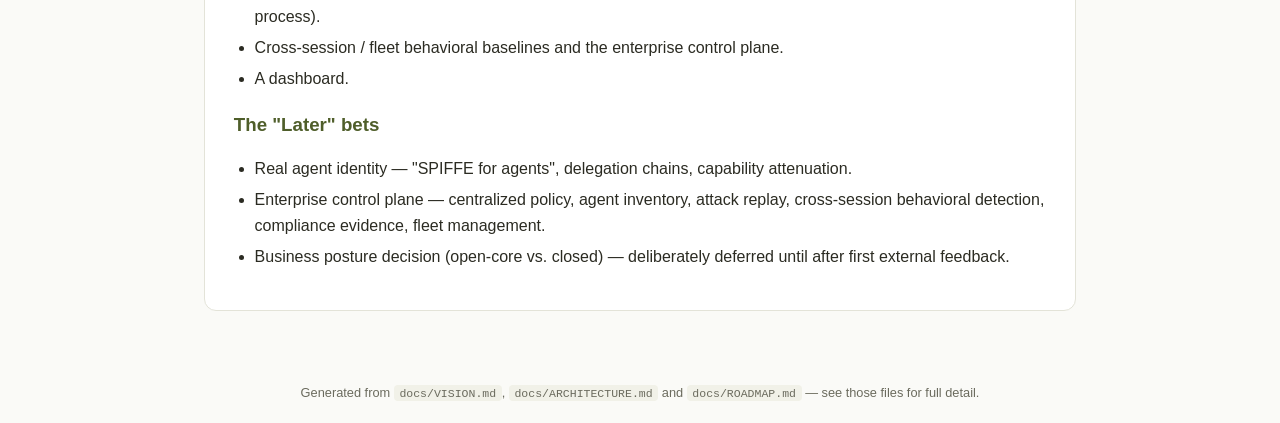
<file: docs/PROJECT_OVERVIEW.html>
<!DOCTYPE html>
<html lang="en">
<head>
<meta charset="UTF-8">
<meta name="viewport" content="width=device-width, initial-scale=1.0">
<title>Olive — Project Overview</title>
<style>
  :root {
    --olive: #6b7d3a;
    --olive-dark: #4f5e2a;
    --bg: #fafaf7;
    --card: #ffffff;
    --ink: #2b2b22;
    --muted: #6b6b5e;
    --border: #e3e3d8;
    --done: #4f7d3a;
    --progress: #b8860b;
    --future: #9a9a8c;
    --code-bg: #f1f1e8;
  }
  * { box-sizing: border-box; }
  body {
    margin: 0;
    font-family: -apple-system, Segoe UI, Roboto, Helvetica, Arial, sans-serif;
    background: var(--bg);
    color: var(--ink);
    line-height: 1.6;
  }
  header {
    background: linear-gradient(135deg, var(--olive-dark), var(--olive));
    color: #fff;
    padding: 2.5rem 1.5rem;
    text-align: center;
  }
  header h1 { margin: 0; font-size: 2.4rem; letter-spacing: 0.05em; }
  header p { margin: 0.5rem 0 0; font-size: 1.1rem; opacity: 0.9; }
  nav {
    display: flex;
    flex-wrap: wrap;
    justify-content: center;
    gap: 0.5rem;
    background: var(--olive-dark);
    padding: 0.6rem;
    position: sticky;
    top: 0;
    z-index: 10;
  }
  nav a {
    color: #fff;
    text-decoration: none;
    font-size: 0.85rem;
    padding: 0.35rem 0.8rem;
    border-radius: 999px;
    background: rgba(255,255,255,0.08);
    transition: background 0.15s;
  }
  nav a:hover { background: rgba(255,255,255,0.22); }
  main {
    max-width: 920px;
    margin: 0 auto;
    padding: 1.5rem;
  }
  section {
    background: var(--card);
    border: 1px solid var(--border);
    border-radius: 12px;
    padding: 1.5rem 1.8rem;
    margin: 1.5rem 0;
  }
  h2 {
    color: var(--olive-dark);
    border-bottom: 2px solid var(--border);
    padding-bottom: 0.4rem;
    margin-top: 0;
  }
  h3 { color: var(--olive-dark); margin-bottom: 0.4rem; }
  .tagline {
    font-style: italic;
    color: var(--muted);
    text-align: center;
    margin: 0.5rem 0 0;
  }
  pre {
    background: var(--code-bg);
    border: 1px solid var(--border);
    border-radius: 8px;
    padding: 1rem;
    overflow-x: auto;
    font-size: 0.82rem;
    line-height: 1.4;
  }
  code {
    background: var(--code-bg);
    padding: 0.1rem 0.35rem;
    border-radius: 4px;
    font-size: 0.9em;
  }
  .pill {
    display: inline-block;
    font-size: 0.75rem;
    font-weight: 600;
    padding: 0.15rem 0.6rem;
    border-radius: 999px;
    color: #fff;
    margin-left: 0.5rem;
    vertical-align: middle;
  }
  .pill.done { background: var(--done); }
  .pill.progress { background: var(--progress); }
  .pill.future { background: var(--future); }
  table { width: 100%; border-collapse: collapse; margin: 0.8rem 0; }
  th, td { text-align: left; padding: 0.5rem 0.6rem; border-bottom: 1px solid var(--border); font-size: 0.92rem; }
  th { color: var(--olive-dark); }
  ul { padding-left: 1.3rem; }
  li { margin-bottom: 0.35rem; }
  .grid {
    display: grid;
    grid-template-columns: repeat(auto-fit, minmax(220px, 1fr));
    gap: 1rem;
    margin-top: 0.8rem;
  }
  .card {
    border: 1px solid var(--border);
    border-radius: 10px;
    padding: 0.9rem 1rem;
    background: #fdfdf9;
  }
  .card h4 { margin: 0 0 0.3rem; color: var(--olive-dark); font-size: 0.95rem; }
  .card p { margin: 0; font-size: 0.85rem; color: var(--muted); }
  .law {
    border-left: 4px solid var(--olive);
    background: #f4f6ec;
    padding: 0.8rem 1rem;
    margin: 0.8rem 0;
    border-radius: 0 8px 8px 0;
  }
  footer {
    text-align: center;
    color: var(--muted);
    font-size: 0.8rem;
    padding: 1.5rem;
  }
</style>
</head>
<body>

<header>
  <h1>🫒 OLIVE</h1>
  <p class="tagline">Zero-trust runtime security gateway for AI agents</p>
  <p class="tagline">Govern → Detect → Contain → Reproduce → Repair → Verify → Learn &amp; strengthen</p>
</header>

<nav>
  <a href="#vision">Vision</a>
  <a href="#architecture">Architecture</a>
  <a href="#components">Components</a>
  <a href="#rules">Security Rules</a>
  <a href="#company">Company of Agents</a>
  <a href="#status">Build Status</a>
  <a href="#future">What's Next</a>
</nav>

<main>

<section id="vision">
  <h2>Vision</h2>
  <p>
    Every technological era creates a new attack surface, and therefore a new
    defensive layer. Swords created the need for <strong>shields</strong>.
    Networks created the need for <strong>firewalls</strong>. Autonomous agents
    create the need for the <strong>Agent Wall</strong>.
  </p>
  <p>
    <strong>The central promise:</strong> let companies use autonomous agents
    without giving up control.
  </p>
  <p>
    The most dangerous attack direction is the one almost everyone ignores:
    <strong>content flowing back from tools into the agent</strong>. A poisoned
    document, a manipulated API response, or a malicious tool description can
    silently re-program a legitimate, fully-authorized agent mid-session.
    Perimeter security, SAST, and human code review don't see this traffic at
    all.
  </p>

  <h3>What Olive protects against</h3>
  <ul>
    <li>External agents attempting to manipulate company agents</li>
    <li>Legitimate agents compromised by prompt injection</li>
    <li>Internal agents operating outside their assigned roles</li>
    <li>Agents attempting to gain additional permissions</li>
    <li>Agents extracting sensitive company information</li>
    <li>One agent manipulating or impersonating another</li>
    <li>Malicious content hidden inside files, websites, or API responses</li>
    <li>Compromised MCP servers or tools (incl. tool-description "rug-pulls")</li>
    <li>Several individually-harmless actions combining into one dangerous outcome</li>
    <li>Agents making serious mistakes without malicious intent</li>
  </ul>

  <h3>The full security cycle</h3>
  <pre>Govern → Detect → Contain → Reproduce → Repair → Verify → Learn &amp; strengthen</pre>
  <p>
    Not just defense, but <strong>adaptive resilience</strong>: the system
    shouldn't merely survive an attack — it should understand it, repair the
    weakness, and become harder to attack next time. ("Olive" — olive trees
    regrow from the roots after being cut down or burned, and live for
    millennia.)
  </p>

  <h3>Differentiation</h3>
  <div class="grid">
    <div class="card"><h4>MCP-native, drop-in</h4><p>A transparent proxy — point any MCP client at it, zero changes to agent or tool server.</p></div>
    <div class="card"><h4>Measured detection</h4><p>A maintained attack corpus + eval harness producing real detection-rate and false-positive numbers, not marketing claims.</p></div>
    <div class="card"><h4>Behavioral session intelligence</h4><p>Sequence-level analysis of what an agent is doing across a session vs. its declared role/goal.</p></div>
    <div class="card"><h4>Agent identity</h4><p>Cryptographically bound identity per agent/session — "SPIFFE for agents."</p></div>
    <div class="card"><h4>The full loop</h4><p>Everyone detects and blocks. Almost nobody does Reproduce → Repair → Verify — closing the loop is the moat.</p></div>
  </div>
</section>

<section id="architecture">
  <h2>Architecture</h2>
  <p>
    Olive is a <strong>transparent MCP proxy</strong>. To the agent's MCP
    client it looks like a normal MCP server; to the real tool server it looks
    like a normal MCP client. Everything that crosses it is inspected in both
    directions.
  </p>
  <pre>
                        ┌──────────────────────────────────────────────┐
                        │                   OLIVE                       │
  ┌──────────┐  MCP     │  ┌──────────────────────────────┐    MCP     │  ┌────────────┐
  │  Agent   │ ───────► │  │     FAST PATH (inline)       │  ────────► │  │  Upstream  │
  │ (client) │          │  │  SecurityContext per call    │            │  │ MCP server │
  │          │ ◄─────── │  │  Inspector pipeline:         │  ◄──────── │  │  (tools)   │
  └──────────┘          │  │   outbound: policy, context  │            │  └────────────┘
                        │  │   inbound:  patterns, decode │            │
                        │  │  Decision: allow|block|hold  │            │
                        │  └───────────┬──────────────────┘            │
                        │              │ telemetry (async)             │
                        │  ┌───────────▼──────────────────┐            │
                        │  │   PARALLEL PATH               │            │
                        │  │   LLM sentinels (advisory)   │            │
                        │  │   → circuit breaker          │            │
                        │  │   → session quarantine       │            │
                        │  │   → Security Commander       │            │
                        │  │   → operating mode           │            │
                        │  └──────────────────────────────┘            │
                        │              │                               │
                        │        SQLite audit store                    │
                        │   (events, incidents, incident_events)       │
                        └──────────────────────────────────────────────┘
  </pre>
  <p>
    <strong>Two paths, one rule:</strong> the fast path is deterministic and
    <em>enforces</em>; the parallel path is intelligent and <em>advises</em>.
    LLM sentinels can only signal the circuit breaker / Commander, which apply
    deterministic containment.
  </p>
</section>

<section id="components">
  <h2>Components implemented so far</h2>

  <h3>Gateway core (<code>src/olive/gateway/</code>)</h3>
  <ul>
    <li><strong>proxy.py</strong> — presents an MCP server over stdio (<code>olive run</code>) or streamable HTTP (<code>olive serve</code>); forwards <code>initialize</code>, <code>tools/list</code>, <code>tools/call</code>, <code>resources/*</code>, <code>prompts/*</code>; runs the inspector pipeline both directions.</li>
    <li><strong>context.py</strong> — <code>SecurityContext</code>: one frozen object per message (agent/session/role/tool/arguments-hash/direction/trust/resource-ref/task-resources).</li>
    <li><strong>pipeline.py</strong> — inspector pipeline; first non-allow verdict wins; <strong>fails closed</strong> on any inspector error.</li>
    <li><strong>session.py / breaker.py</strong> — per-session state + circuit breaker: trips to quarantine after repeated blocks or a sentinel signal; reversible human release; idle eviction (quarantine never evicted).</li>
    <li><strong>ratelimit.py</strong> — per-role sliding-window throttle, independent lock from the breaker.</li>
    <li><strong>upstreams.py</strong> — multi-upstream: one gateway fronts several tool servers, tools namespaced <code>server.tool</code>.</li>
    <li><strong>mode.py</strong> — <code>OperatingMode</code> (normal/suspicious/siege), core-owned value the breaker holds; tunes containment thresholds.</li>
    <li><strong>telemetry.py</strong> — async telemetry seam to the intelligence layer (default no-op).</li>
    <li><strong>approvals.py</strong> — capability-gated approval registry for <code>hold</code> decisions.</li>
  </ul>

  <h3>Inspectors (<code>src/olive/inspectors/</code>)</h3>
  <ul>
    <li><strong>policy.py</strong> — outbound role-based tool allowlist, default-deny.</li>
    <li><strong>context_policy.py</strong> — outbound, refine-only: task-binding, classification ceilings, approval holds.</li>
    <li><strong>patterns.py</strong> — inbound deterministic injection-phrase matching (layer zero), Unicode-normalized.</li>
    <li><strong>decode.py</strong> — layer 0.5: decodes base64/hex/rot13/url-encoding + folds homoglyphs before re-running the trigger matcher.</li>
  </ul>

  <h3>Identity (<code>src/olive/identity/</code>)</h3>
  <ul>
    <li><strong>tokens.py</strong> — Mock CA, RS256 JWT signing/verification (algorithm pinned, expiry + audience checked).</li>
    <li><strong>claims.py</strong> — <code>IdentityClaims</code>: role comes from verified identity, never self-asserted config.</li>
  </ul>

  <h3>Transport (<code>src/olive/transport/</code>)</h3>
  <ul>
    <li><strong>http.py</strong> — streamable HTTP with bearer-token enforcement on the wire (401 before the gateway is reached); capability-gated admin endpoint for session release.</li>
  </ul>

  <h3>Store (<code>src/olive/store/</code>)</h3>
  <ul>
    <li><strong>events.py</strong> — SQLite (<code>aiosqlite</code>): <code>events</code>, <code>incidents</code>, <code>tool_baselines</code> tables. Raw payloads never stored — hashes + bounded evidence excerpts only.</li>
  </ul>

  <h3>Intelligence layer (<code>src/olive/intelligence/</code>, advisory only)</h3>
  <ul>
    <li><strong>sentinels.py</strong> — Prompt-Injection, Data-Leak, Behavior sentinels.</li>
    <li><strong>runner.py</strong> — <code>SentinelRunner</code>: aggregates signals, the only place a signal becomes <code>breaker.trip</code>.</li>
    <li><strong>reporter.py</strong> — structured, human-readable incident reports.</li>
    <li><strong>remediation.py</strong> — remediation cycle ledger: <code>reproduced → fix-proposed → verified → approved → learned</code>.</li>
    <li><strong>commander.py</strong> — Security Commander: deterministic, sole caller of <code>breaker.set_mode</code>.</li>
    <li><strong>bus.py</strong> — incident-object bus: signed, append-only, async pub/sub between departments.</li>
    <li><strong>departments.py</strong> — Defense + Remediation departments wired via <code>build_runtime_org</code>.</li>
  </ul>

  <h3>Evals &amp; CLI</h3>
  <ul>
    <li><strong>evals/run_evals.py</strong> — loads the 62-case attack corpus, runs the real inspector pipeline, reports detection rate / false-positive rate / latency / per-category breakdown; CI regression gate (<code>evals/baseline.json</code>).</li>
    <li><strong>cli.py</strong> — <code>olive run / serve / reset-baselines / cycle (open/propose/verify/approve/learn/show)</code>.</li>
  </ul>
</section>

<section id="rules">
  <h2>Non-negotiable security rules</h2>
  <div class="law"><strong>1. All tool output is untrusted input.</strong> Trust labels only decide how much inspection runs, never zero.</div>
  <div class="law"><strong>2. LLM verdicts are advisory only.</strong> Enforcement (allow/block/quarantine/mode) is made by deterministic code. An LLM may only emit a signal.</div>
  <div class="law"><strong>3. Never log raw payloads.</strong> SHA-256 hashes + bounded evidence excerpts (≤200 chars) only.</div>
  <div class="law"><strong>4. Fail closed.</strong> If an inspector or pipeline errors, the decision is <code>block</code>, logged with the error as evidence.</div>
  <div class="law"><strong>5. Every decision is auditable.</strong> Each allow/block/hold/quarantine writes an event row with the rule that fired and why.</div>
</section>

<section id="company">
  <h2>The "company of agents" (runtime org)</h2>
  <p>
    The architectural law that governs all of it:
    <strong>agents provide intelligence; deterministic systems enforce
    authority.</strong> An LLM may conclude "this looks suspicious." Only
    deterministic code decides "this identity may not access payroll, ever."
  </p>
  <div class="grid">
    <div class="card">
      <h4>1. Defense department <span class="pill done">built</span></h4>
      <p>SentinelRunner + sentinels (Prompt-Injection, Data-Leak, Behavior). Publishes <code>detection</code> objects to the bus when it acts.</p>
    </div>
    <div class="card">
      <h4>2. Red-team / attack-simulation <span class="pill done">build-time</span></h4>
      <p>The <code>.claude/agents/red-team</code> agent generates bypass attempts against new/changed detection logic; every bypass becomes a corpus case.</p>
    </div>
    <div class="card">
      <h4>3. Remediation / builder <span class="pill done">built</span></h4>
      <p>The <code>builder</code> agent proposes a fix as a reviewable diff; the remediation ledger walks it through <code>reproduced → fix-proposed → verified → approved → learned</code>, human-gated throughout.</p>
    </div>
    <div class="card">
      <h4>4. Verification <span class="pill done">built</span></h4>
      <p>Not a new LLM — the <code>qa</code> agent + the real <code>run_evals.py</code> gate. "Verify" is only writable from an actual passing gate result.</p>
    </div>
    <div class="card">
      <h4>5. Security Commander <span class="pill done">built</span></h4>
      <p>Deterministic; sole authority over the fleet's <code>OperatingMode</code> (normal/suspicious/siege); routes incident objects between departments.</p>
    </div>
    <div class="card">
      <h4>6. Command &amp; Coordination hierarchy <span class="pill future">future</span></h4>
      <p>Full Supervisor tier (Defense/Red-Team/Builder supervisors under the Commander) — deferred.</p>
    </div>
  </div>

  <h3>Operating modes</h3>
  <table>
    <tr><th>Mode</th><th>Behavior</th></tr>
    <tr><td><strong>Normal</strong></td><td>Standard thresholds, normal permissions, scheduled simulations.</td></tr>
    <tr><td><strong>Suspicious</strong></td><td>Containment threshold halves (quarantine sooner); more context rules escalate to <code>hold</code>.</td></tr>
    <tr><td><strong>Siege</strong></td><td>Threshold collapses to one block; sensitive tools denied inline; new sessions default to <code>hold</code>.</td></tr>
  </table>
  <p>Mode only ever escalates automatically (monotonic); de-escalation requires a capability-gated (<code>olive:command</code>) human.</p>
</section>

<section id="status">
  <h2>Build status (roadmap)</h2>
  <table>
    <tr><th>Milestone</th><th>What it adds</th><th>Status</th></tr>
    <tr><td>M1 — Foundation + walking skeleton</td><td>MCP proxy, policy + pattern inspectors, SQLite store, identity module, demo, seed corpus. Proves Govern → Detect → Block → Log.</td><td><span class="pill done">done</span></td></tr>
    <tr><td>M2 — Identity &amp; containment</td><td>Circuit breaker, rate limiting, identity-bound roles, HTTP transport with bearer JWT, multi-upstream. Adds Contain.</td><td><span class="pill done">done</span></td></tr>
    <tr><td>M3 — Complete MCP-surface protection</td><td>Tool/resource/prompt declarations content-inspected; rug-pull (trust-on-first-use) detection.</td><td><span class="pill done">done</span></td></tr>
    <tr><td>M4 — Contextual authorization</td><td>Structured resource extraction, context-policy inspector, <code>HOLD</code> decision + approvals.</td><td><span class="pill progress">in progress</span></td></tr>
    <tr><td>M5 — Measured detection (the moat)</td><td>62-case attack corpus, detection/FP/latency metrics, CI regression gate.</td><td><span class="pill done">done</span></td></tr>
    <tr><td>M6 — Intelligence agents (advisory)</td><td>Deterministic decode layer, telemetry seam, Prompt-Injection/Data-Leak/Behavior sentinels, SentinelRunner.</td><td><span class="pill done">done</span></td></tr>
    <tr><td>M7 — First complete department cycle</td><td>Remediation ledger + builder agent (slice 1); operating modes + Security Commander + incident bus + Defense/Remediation departments (slice 2).</td><td><span class="pill progress">in progress</span></td></tr>
  </table>
  <p style="font-size:0.85rem;color:var(--muted)">
    260 tests passing. M4 still needs broader policy coverage; M7 still needs
    the supervisor tier and runtime red-team/builder autonomy.
  </p>
</section>

<section id="future">
  <h2>What deliberately doesn't exist yet</h2>
  <ul>
    <li>The full Command &amp; Coordination hierarchy (Commander → department <em>supervisors</em> → specialists).</li>
    <li>Runtime Red-Team / Builder <strong>autonomy</strong> — only the build-time <code>.claude/agents</code> versions exist; nothing auto-attacks or auto-patches at runtime.</li>
    <li>Auto-apply / auto-deploy of a proposed fix — permanently human-gated by design.</li>
    <li>Credential/token freezing in Siege mode.</li>
    <li>Cross-process / fleet-wide mode propagation; durable mode/bus across restarts (currently in-memory/per-process).</li>
    <li>Cross-session / fleet behavioral baselines and the enterprise control plane.</li>
    <li>A dashboard.</li>
  </ul>

  <h3>The "Later" bets</h3>
  <ul>
    <li>Real agent identity — "SPIFFE for agents", delegation chains, capability attenuation.</li>
    <li>Enterprise control plane — centralized policy, agent inventory, attack replay, cross-session behavioral detection, compliance evidence, fleet management.</li>
    <li>Business posture decision (open-core vs. closed) — deliberately deferred until after first external feedback.</li>
  </ul>
</section>

</main>

<footer>
  Generated from <code>docs/VISION.md</code>, <code>docs/ARCHITECTURE.md</code> and <code>docs/ROADMAP.md</code> — see those files for full detail.
</footer>

</body>
</html>
</file>
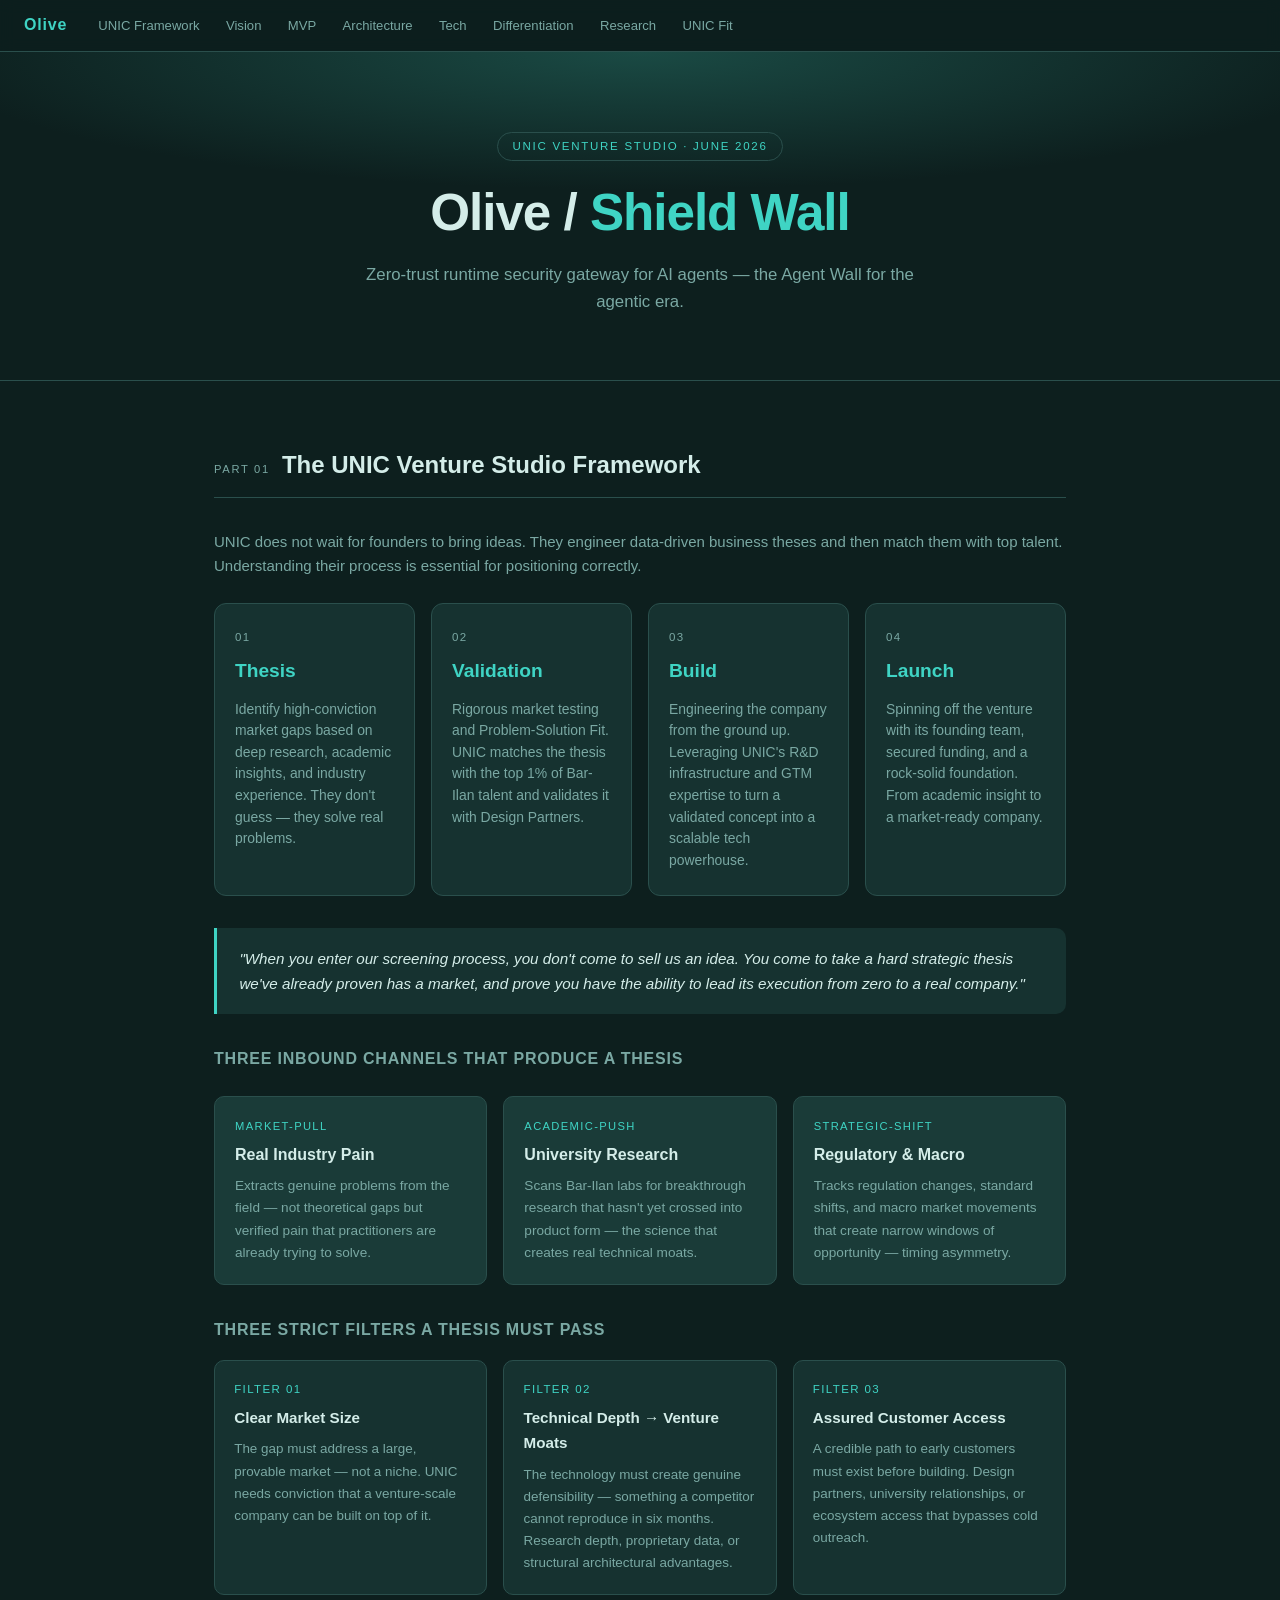
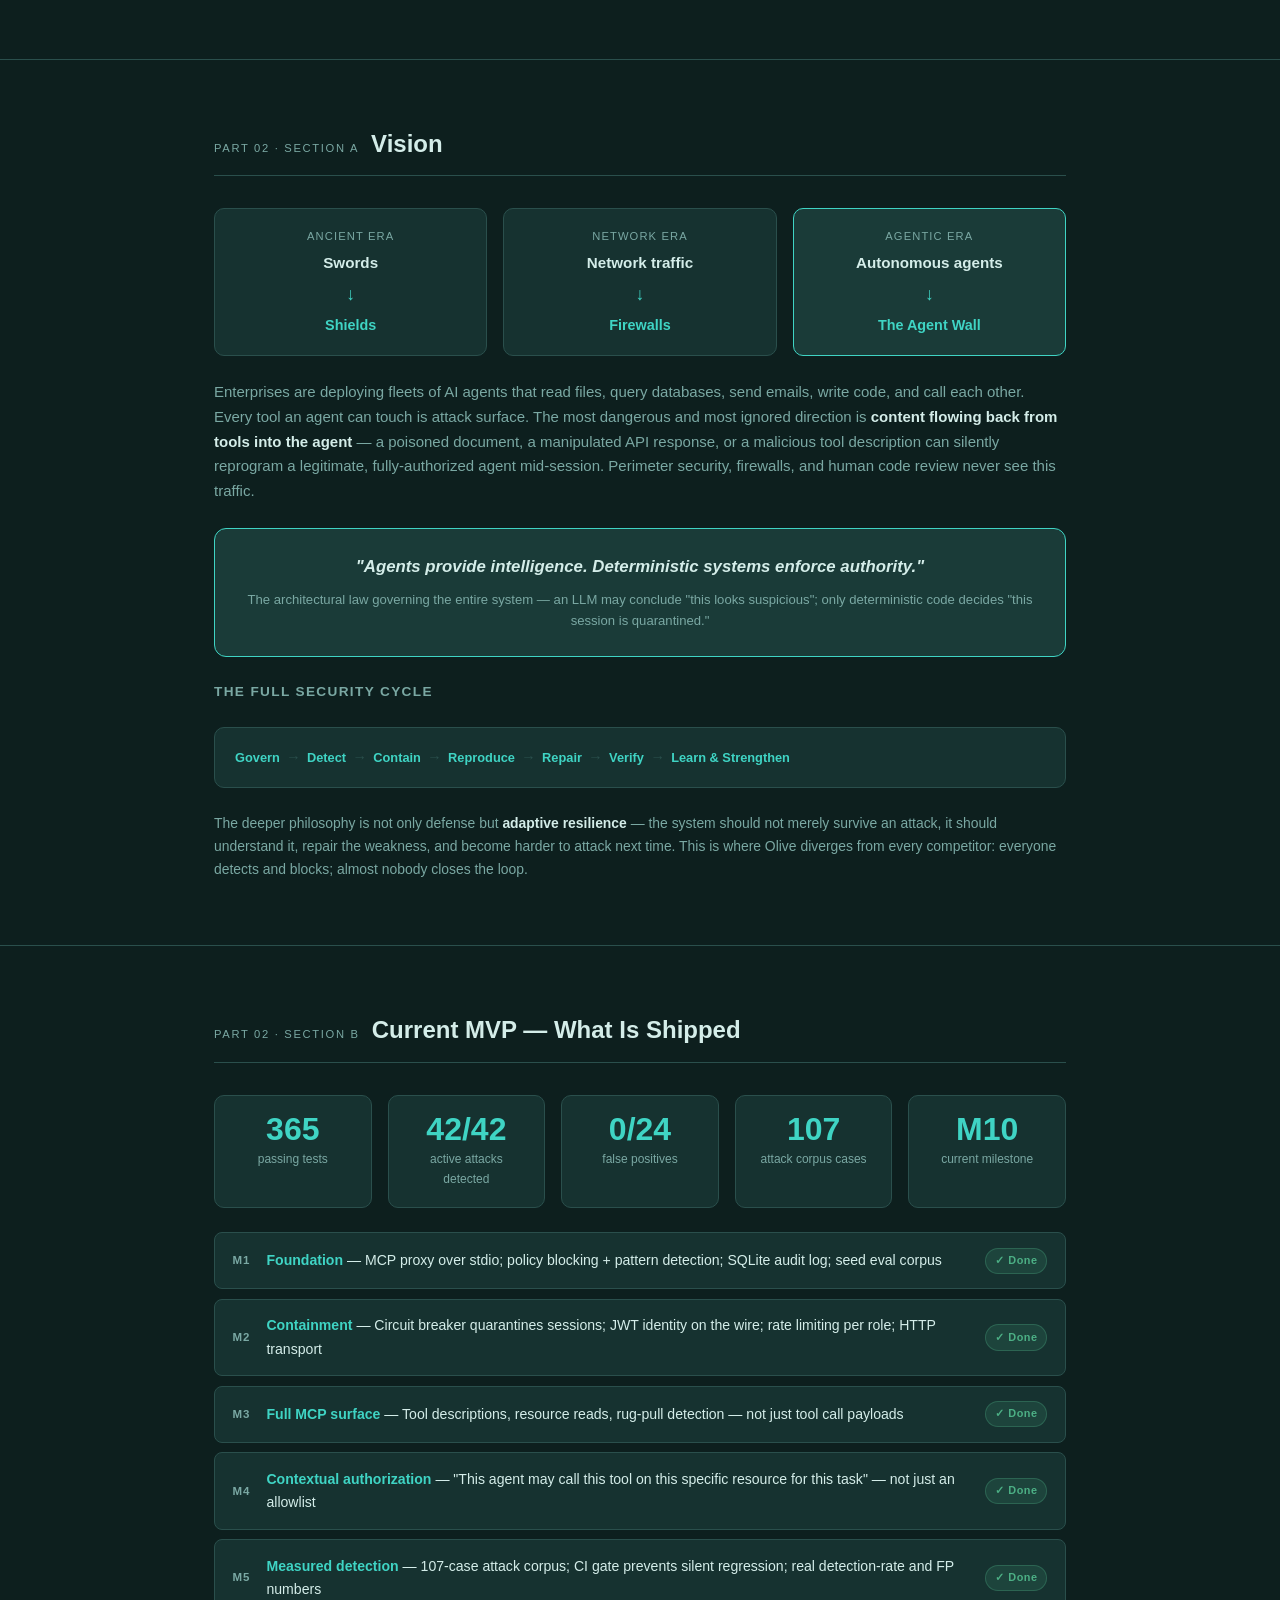
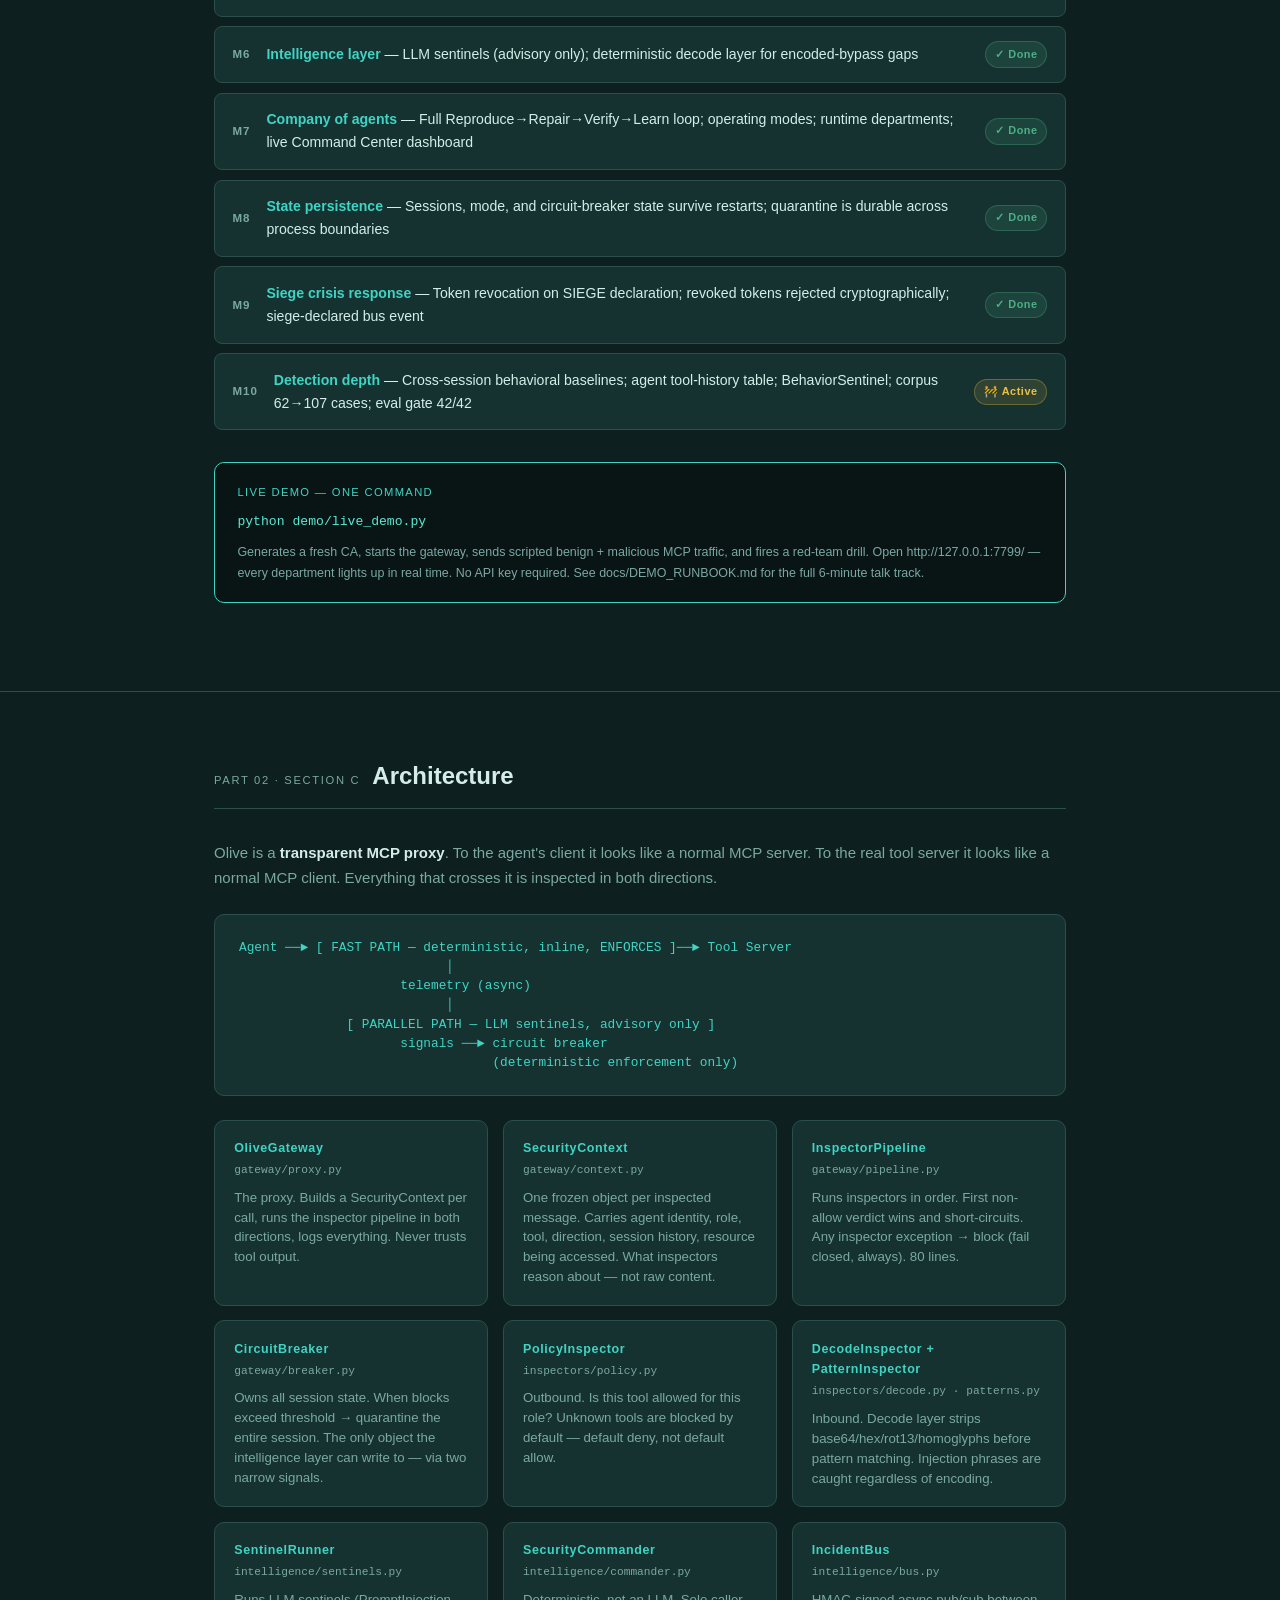
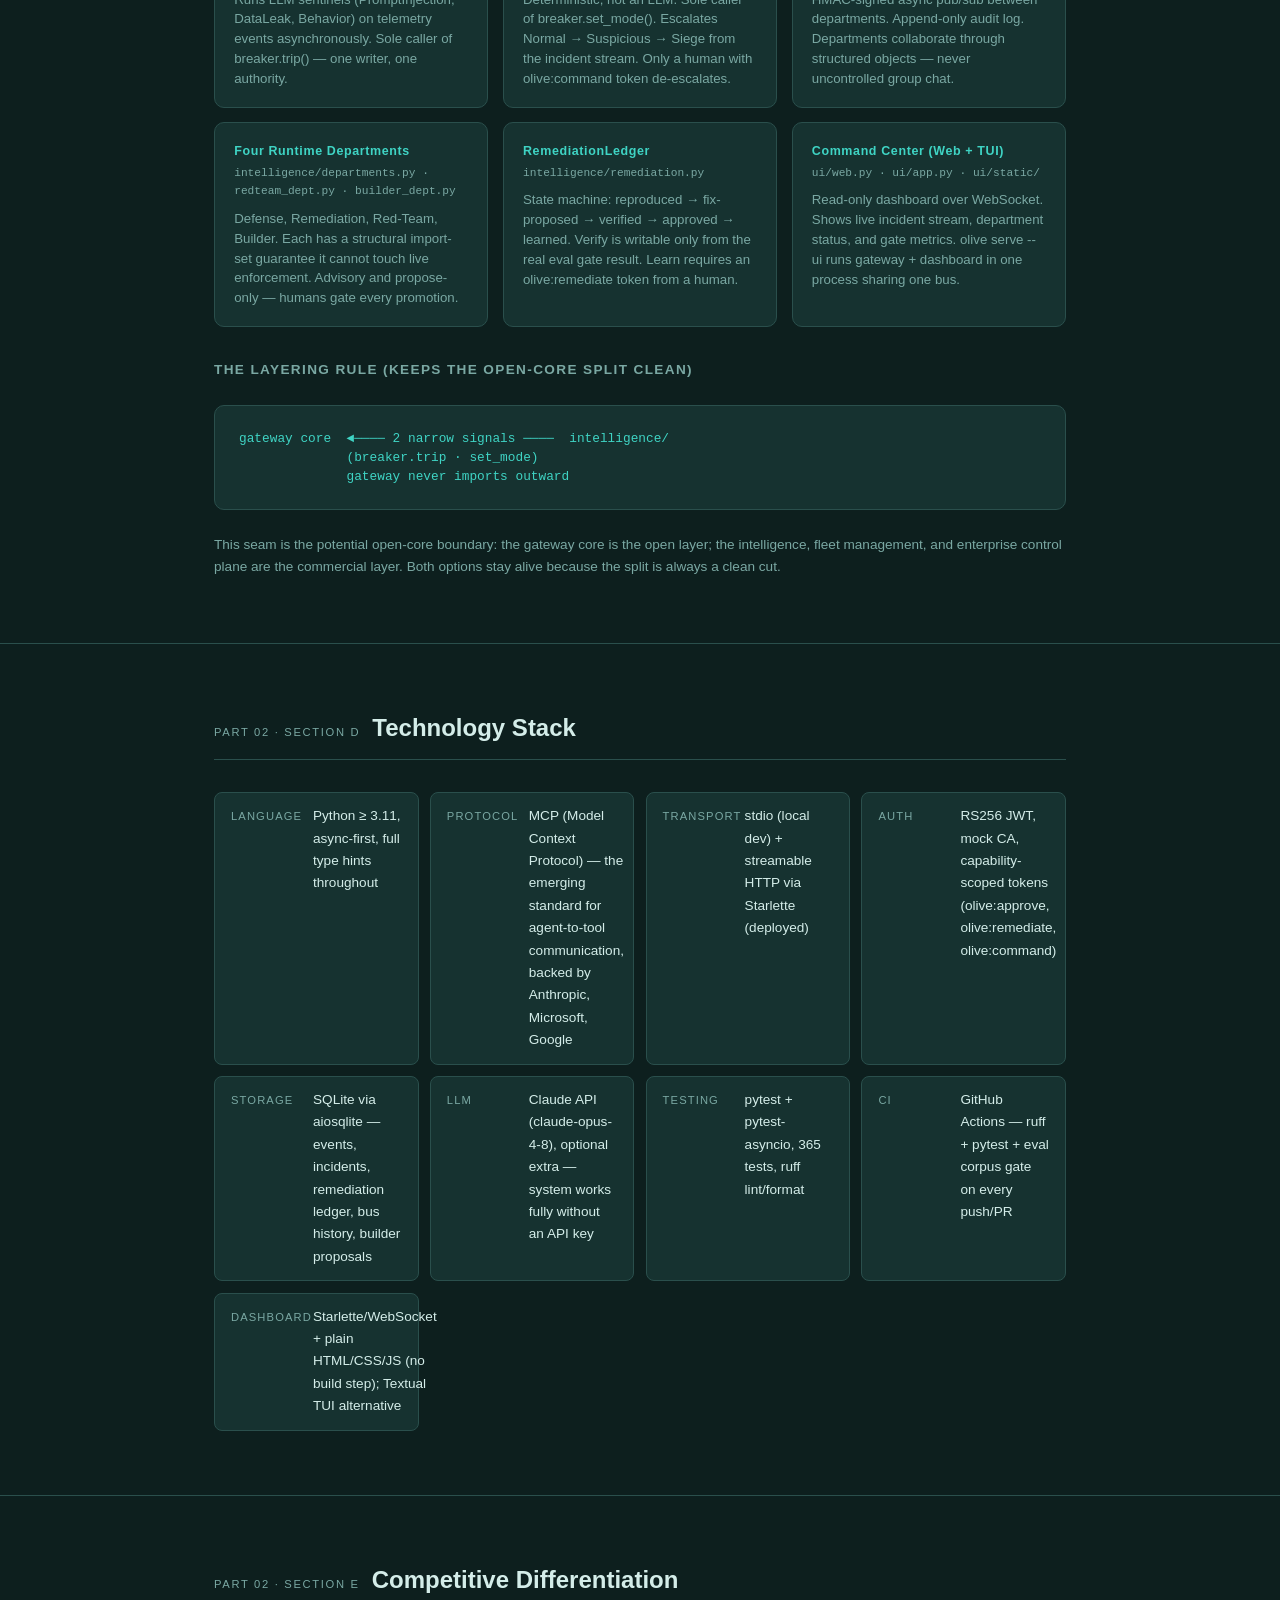
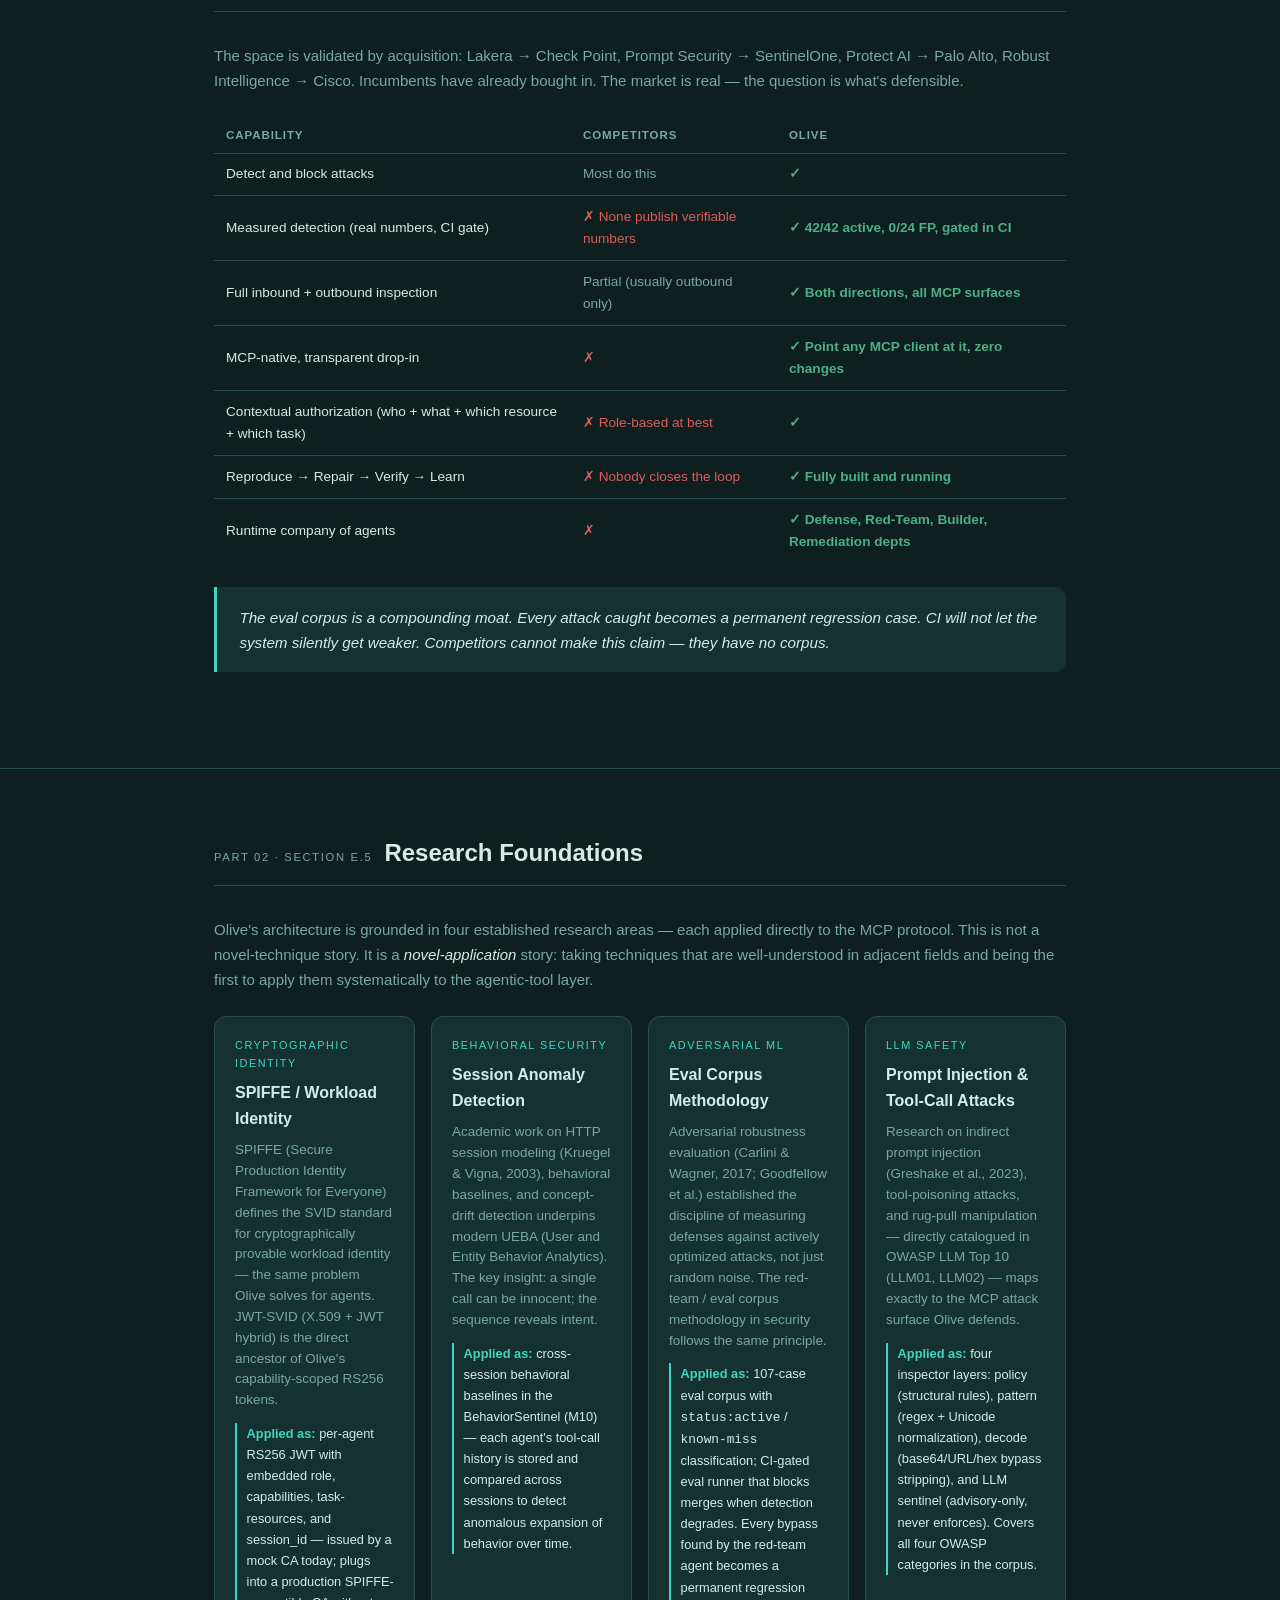
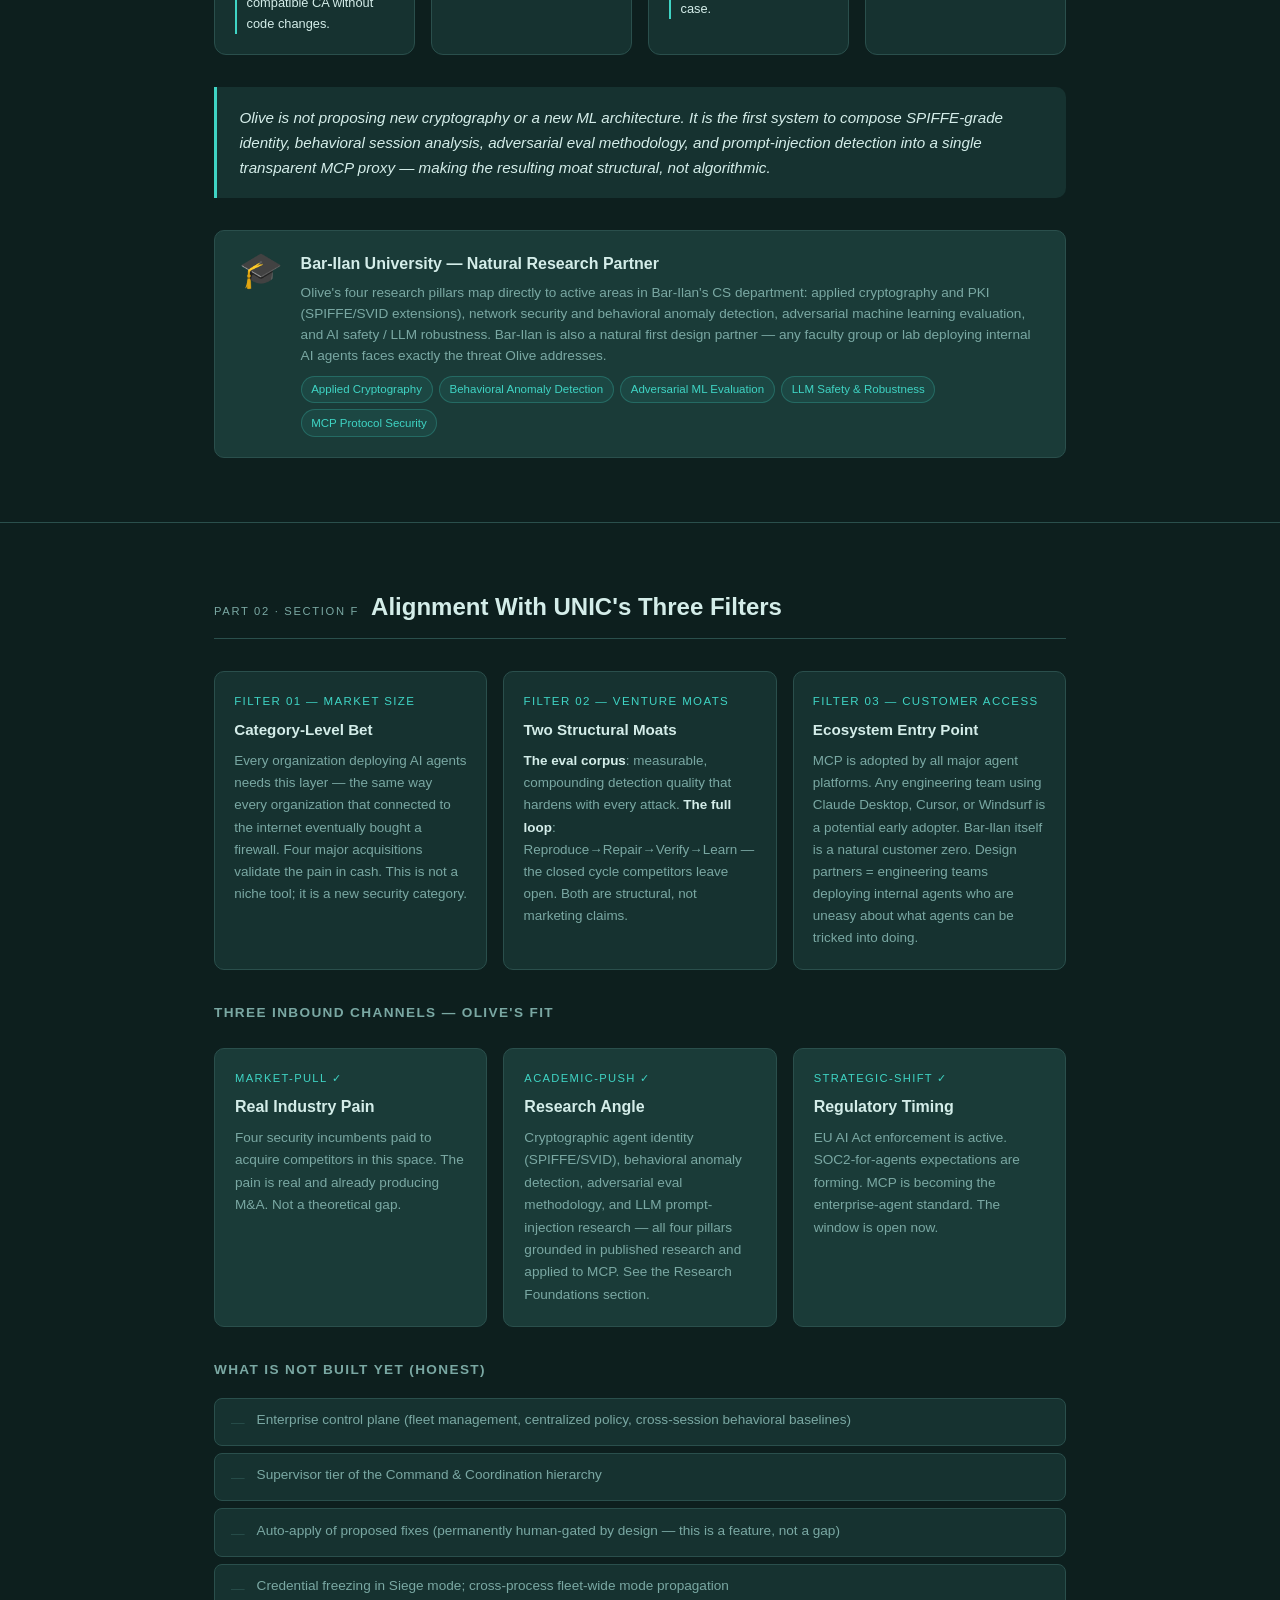
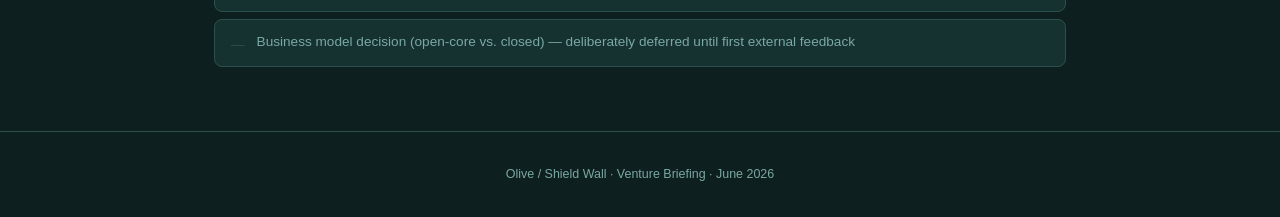
<file: docs/UNIC_BRIEFING.html>
<!DOCTYPE html>
<html lang="en">
<head>
<meta charset="UTF-8">
<meta name="viewport" content="width=device-width, initial-scale=1.0">
<title>Olive — UNIC Venture Briefing</title>
<style>
  :root {
    --bg:        #0d1f1e;
    --surface:   #112524;
    --card:      #163230;
    --card-alt:  #1a3b38;
    --border:    #2a4f4c;
    --accent:    #3fd4c4;
    --accent2:   #5ae8d5;
    --text:      #d4ede9;
    --muted:     #7aa8a3;
    --green:     #4caf85;
    --yellow:    #e8c14a;
    --red:       #e05c5c;
    --number:    #2a4f4c;
  }

  * { box-sizing: border-box; margin: 0; padding: 0; }

  html { scroll-behavior: smooth; }

  body {
    background: var(--bg);
    color: var(--text);
    font-family: -apple-system, 'Segoe UI', Roboto, Helvetica, Arial, sans-serif;
    line-height: 1.65;
    font-size: 15px;
  }

  /* ── NAV ── */
  nav {
    position: sticky;
    top: 0;
    z-index: 100;
    background: rgba(13, 31, 30, 0.92);
    backdrop-filter: blur(8px);
    border-bottom: 1px solid var(--border);
    display: flex;
    align-items: center;
    gap: 0.25rem;
    padding: 0 1.5rem;
    height: 52px;
    flex-wrap: wrap;
  }
  nav .brand { font-weight: 700; font-size: 1rem; color: var(--accent); margin-right: 1rem; letter-spacing: 0.05em; }
  nav a {
    color: var(--muted);
    text-decoration: none;
    font-size: 0.82rem;
    padding: 0.3rem 0.7rem;
    border-radius: 4px;
    transition: color 0.15s, background 0.15s;
  }
  nav a:hover { color: var(--accent); background: var(--border); }

  /* ── HERO ── */
  .hero {
    text-align: center;
    padding: 5rem 1.5rem 4rem;
    background: radial-gradient(ellipse 80% 60% at 50% 0%, #1a4a44 0%, var(--bg) 70%);
    border-bottom: 1px solid var(--border);
  }
  .hero .tag {
    display: inline-block;
    font-size: 0.72rem;
    letter-spacing: 0.15em;
    text-transform: uppercase;
    color: var(--accent);
    border: 1px solid var(--border);
    border-radius: 999px;
    padding: 0.25rem 0.9rem;
    margin-bottom: 1.5rem;
  }
  .hero h1 { font-size: clamp(2rem, 5vw, 3.2rem); font-weight: 800; line-height: 1.1; letter-spacing: -0.02em; }
  .hero h1 span { color: var(--accent); }
  .hero p { max-width: 560px; margin: 1.2rem auto 0; color: var(--muted); font-size: 1.05rem; }

  /* ── LAYOUT ── */
  .section {
    max-width: 900px;
    margin: 0 auto;
    padding: 4rem 1.5rem;
  }
  .section-header {
    display: flex;
    align-items: baseline;
    gap: 0.75rem;
    margin-bottom: 2rem;
    border-bottom: 1px solid var(--border);
    padding-bottom: 0.75rem;
  }
  .section-header .label {
    font-size: 0.7rem;
    letter-spacing: 0.15em;
    text-transform: uppercase;
    color: var(--muted);
  }
  .section-header h2 { font-size: 1.5rem; font-weight: 700; color: var(--text); }

  /* ── UNIC 4-STAGE CARDS ── */
  .stages {
    display: grid;
    grid-template-columns: repeat(auto-fit, minmax(190px, 1fr));
    gap: 1rem;
  }
  .stage-card {
    background: var(--card);
    border: 1px solid var(--border);
    border-radius: 12px;
    padding: 1.5rem 1.25rem;
    position: relative;
    transition: border-color 0.2s;
  }
  .stage-card:hover { border-color: var(--accent); }
  .stage-card .num {
    font-size: 0.72rem;
    letter-spacing: 0.12em;
    color: var(--muted);
    margin-bottom: 0.5rem;
  }
  .stage-card h3 { font-size: 1.2rem; font-weight: 700; color: var(--accent); margin-bottom: 0.75rem; }
  .stage-card p { font-size: 0.87rem; color: var(--muted); line-height: 1.55; }

  /* ── UNIC CHANNELS ── */
  .channels {
    display: grid;
    grid-template-columns: repeat(auto-fit, minmax(240px, 1fr));
    gap: 1rem;
    margin-top: 1.5rem;
  }
  .channel {
    background: var(--card-alt);
    border: 1px solid var(--border);
    border-radius: 10px;
    padding: 1.25rem;
  }
  .channel .ch-label {
    font-size: 0.7rem;
    letter-spacing: 0.12em;
    text-transform: uppercase;
    color: var(--accent);
    margin-bottom: 0.4rem;
  }
  .channel h4 { font-size: 1rem; font-weight: 600; margin-bottom: 0.4rem; }
  .channel p { font-size: 0.85rem; color: var(--muted); }

  /* ── KEY QUOTE ── */
  .quote {
    border-left: 3px solid var(--accent);
    background: var(--card);
    border-radius: 0 10px 10px 0;
    padding: 1.1rem 1.4rem;
    margin: 2rem 0;
    font-size: 0.95rem;
    color: var(--text);
    font-style: italic;
  }

  /* ── VISION ANALOGY ── */
  .analogy {
    display: grid;
    grid-template-columns: repeat(3, 1fr);
    gap: 1rem;
    margin: 1.5rem 0;
  }
  .analogy-item {
    background: var(--card);
    border: 1px solid var(--border);
    border-radius: 10px;
    padding: 1.1rem;
    text-align: center;
  }
  .analogy-item .era { font-size: 0.7rem; text-transform: uppercase; letter-spacing: 0.1em; color: var(--muted); margin-bottom: 0.3rem; }
  .analogy-item .threat { font-size: 0.95rem; font-weight: 600; color: var(--text); }
  .analogy-item .arrow { color: var(--accent); font-size: 1.1rem; margin: 0.3rem 0; }
  .analogy-item .solution { font-size: 0.9rem; color: var(--accent); font-weight: 600; }
  .analogy-item.highlight { border-color: var(--accent); background: var(--card-alt); }

  /* ── CYCLE FLOW ── */
  .cycle {
    display: flex;
    flex-wrap: wrap;
    align-items: center;
    gap: 0.4rem;
    background: var(--card);
    border: 1px solid var(--border);
    border-radius: 10px;
    padding: 1.1rem 1.25rem;
    margin: 1.5rem 0;
  }
  .cycle-step {
    font-size: 0.8rem;
    font-weight: 600;
    color: var(--accent);
    white-space: nowrap;
  }
  .cycle-arrow { color: var(--border); font-size: 0.9rem; }

  /* ── MILESTONE TABLE ── */
  .milestone-grid {
    display: flex;
    flex-direction: column;
    gap: 0.6rem;
    margin-top: 1rem;
  }
  .milestone-row {
    display: grid;
    grid-template-columns: auto 1fr auto;
    align-items: center;
    gap: 1rem;
    background: var(--card);
    border: 1px solid var(--border);
    border-radius: 8px;
    padding: 0.9rem 1.1rem;
  }
  .milestone-row .tag-m {
    font-size: 0.72rem;
    font-weight: 700;
    letter-spacing: 0.08em;
    color: var(--muted);
    white-space: nowrap;
  }
  .milestone-row .desc { font-size: 0.88rem; color: var(--text); }
  .milestone-row .desc strong { color: var(--accent); font-weight: 600; }
  .badge {
    font-size: 0.68rem;
    font-weight: 700;
    letter-spacing: 0.05em;
    padding: 0.2rem 0.55rem;
    border-radius: 999px;
    white-space: nowrap;
  }
  .badge.done { background: rgba(76, 175, 133, 0.15); color: var(--green); border: 1px solid rgba(76,175,133,0.3); }
  .badge.wip  { background: rgba(232, 193, 74, 0.12); color: var(--yellow); border: 1px solid rgba(232,193,74,0.3); }

  /* ── NUMBERS ── */
  .numbers {
    display: grid;
    grid-template-columns: repeat(auto-fit, minmax(140px, 1fr));
    gap: 1rem;
    margin: 1.5rem 0;
  }
  .number-card {
    background: var(--card);
    border: 1px solid var(--border);
    border-radius: 10px;
    padding: 1.1rem;
    text-align: center;
  }
  .number-card .big { font-size: 2rem; font-weight: 800; color: var(--accent); line-height: 1; }
  .number-card .label { font-size: 0.75rem; color: var(--muted); margin-top: 0.3rem; }

  /* ── ARCH DIAGRAM ── */
  .arch-box {
    background: var(--card);
    border: 1px solid var(--border);
    border-radius: 10px;
    padding: 1.4rem 1.5rem;
    margin: 1.5rem 0;
    overflow-x: auto;
  }
  .arch-box pre {
    font-family: 'Cascadia Code', 'Fira Code', 'Consolas', monospace;
    font-size: 0.8rem;
    color: var(--accent);
    line-height: 1.5;
    white-space: pre;
  }

  /* ── COMPONENT CARDS ── */
  .components {
    display: grid;
    grid-template-columns: repeat(auto-fit, minmax(260px, 1fr));
    gap: 0.9rem;
    margin-top: 1rem;
  }
  .comp-card {
    background: var(--card);
    border: 1px solid var(--border);
    border-radius: 10px;
    padding: 1.1rem 1.2rem;
  }
  .comp-card .comp-name {
    font-size: 0.78rem;
    font-weight: 700;
    letter-spacing: 0.05em;
    color: var(--accent);
    margin-bottom: 0.15rem;
  }
  .comp-card .comp-path {
    font-size: 0.7rem;
    color: var(--muted);
    font-family: monospace;
    margin-bottom: 0.5rem;
  }
  .comp-card p { font-size: 0.83rem; color: var(--muted); line-height: 1.5; }

  /* ── LAW BOX ── */
  .law {
    text-align: center;
    background: var(--card-alt);
    border: 1px solid var(--accent);
    border-radius: 12px;
    padding: 1.5rem 2rem;
    margin: 1.5rem 0;
  }
  .law p { font-size: 1.05rem; font-weight: 600; color: var(--text); font-style: italic; }
  .law .sub { font-size: 0.82rem; color: var(--muted); margin-top: 0.5rem; font-style: normal; }

  /* ── TECH STACK ── */
  .stack {
    display: grid;
    grid-template-columns: repeat(auto-fit, minmax(200px, 1fr));
    gap: 0.7rem;
    margin-top: 1rem;
  }
  .stack-item {
    background: var(--card);
    border: 1px solid var(--border);
    border-radius: 8px;
    padding: 0.75rem 1rem;
    display: flex;
    gap: 0.75rem;
    align-items: flex-start;
  }
  .stack-item .layer { font-size: 0.7rem; text-transform: uppercase; letter-spacing: 0.1em; color: var(--muted); white-space: nowrap; padding-top: 2px; min-width: 70px; }
  .stack-item .tech { font-size: 0.85rem; color: var(--text); }

  /* ── DIFF TABLE ── */
  .diff-table { width: 100%; border-collapse: collapse; margin-top: 1rem; font-size: 0.85rem; }
  .diff-table th {
    text-align: left;
    font-size: 0.72rem;
    letter-spacing: 0.08em;
    text-transform: uppercase;
    color: var(--muted);
    padding: 0.5rem 0.75rem;
    border-bottom: 1px solid var(--border);
  }
  .diff-table td { padding: 0.6rem 0.75rem; border-bottom: 1px solid var(--border); }
  .diff-table tr:last-child td { border-bottom: none; }
  .diff-table tr:hover td { background: var(--card-alt); }
  .diff-table .yes { color: var(--green); font-weight: 700; }
  .diff-table .no  { color: var(--red); }

  /* ── UNIC ALIGNMENT ── */
  .filters {
    display: grid;
    grid-template-columns: repeat(auto-fit, minmax(250px, 1fr));
    gap: 1rem;
    margin-top: 1rem;
  }
  .filter-card {
    background: var(--card);
    border: 1px solid var(--border);
    border-radius: 10px;
    padding: 1.2rem;
  }
  .filter-card .filter-name {
    font-size: 0.72rem;
    letter-spacing: 0.12em;
    text-transform: uppercase;
    color: var(--accent);
    margin-bottom: 0.4rem;
  }
  .filter-card h4 { font-size: 0.95rem; font-weight: 700; margin-bottom: 0.5rem; color: var(--text); }
  .filter-card p { font-size: 0.84rem; color: var(--muted); }

  /* ── NOT YET ── */
  .deferred {
    display: flex;
    flex-direction: column;
    gap: 0.45rem;
    margin-top: 1rem;
  }
  .deferred-item {
    display: flex;
    align-items: flex-start;
    gap: 0.75rem;
    font-size: 0.85rem;
    color: var(--muted);
    background: var(--card);
    border: 1px solid var(--border);
    border-radius: 8px;
    padding: 0.65rem 1rem;
  }
  .deferred-item .dot { color: var(--border); margin-top: 3px; flex-shrink: 0; }

  /* ── DEMO BOX ── */
  .demo-box {
    background: #091514;
    border: 1px solid var(--accent);
    border-radius: 10px;
    padding: 1.2rem 1.4rem;
    margin: 1.5rem 0;
  }
  .demo-box .demo-label {
    font-size: 0.7rem;
    letter-spacing: 0.12em;
    text-transform: uppercase;
    color: var(--accent);
    margin-bottom: 0.6rem;
  }
  .demo-box code {
    font-family: 'Cascadia Code', 'Fira Code', monospace;
    font-size: 0.82rem;
    color: var(--accent2);
    display: block;
    white-space: pre-wrap;
    word-break: break-all;
  }
  .demo-box .note { font-size: 0.78rem; color: var(--muted); margin-top: 0.6rem; }

  /* ── FOOTER ── */
  footer {
    border-top: 1px solid var(--border);
    text-align: center;
    padding: 2rem;
    font-size: 0.78rem;
    color: var(--muted);
  }

  /* ── DIVIDER ── */
  .section-divider {
    border: none;
    border-top: 1px solid var(--border);
    margin: 0;
  }

  /* ── RESEARCH CARDS ── */
  .research-grid {
    display: grid;
    grid-template-columns: repeat(auto-fit, minmax(200px, 1fr));
    gap: 1rem;
    margin: 1.5rem 0;
  }
  .research-card {
    background: var(--card);
    border: 1px solid var(--border);
    border-radius: 12px;
    padding: 1.25rem;
    position: relative;
    transition: border-color 0.2s;
  }
  .research-card:hover { border-color: var(--accent); }
  .research-card .rc-field {
    font-size: 0.68rem;
    letter-spacing: 0.14em;
    text-transform: uppercase;
    color: var(--accent);
    margin-bottom: 0.4rem;
  }
  .research-card h4 { font-size: 1rem; font-weight: 700; color: var(--text); margin-bottom: 0.5rem; }
  .research-card p { font-size: 0.84rem; color: var(--muted); line-height: 1.55; }
  .research-card .rc-impl {
    margin-top: 0.75rem;
    font-size: 0.8rem;
    color: var(--text);
    border-left: 2px solid var(--accent);
    padding-left: 0.6rem;
  }
  .research-card .rc-impl strong { color: var(--accent); }

  .biu-box {
    background: var(--card-alt);
    border: 1px solid var(--border);
    border-radius: 10px;
    padding: 1.25rem 1.5rem;
    margin-top: 1.75rem;
    display: grid;
    grid-template-columns: auto 1fr;
    gap: 1.1rem;
    align-items: start;
  }
  .biu-logo {
    font-size: 2.2rem;
    line-height: 1;
    padding-top: 0.1rem;
  }
  .biu-body h4 { font-size: 1rem; font-weight: 700; color: var(--text); margin-bottom: 0.3rem; }
  .biu-body p { font-size: 0.85rem; color: var(--muted); line-height: 1.55; }
  .biu-tags { display: flex; flex-wrap: wrap; gap: 0.4rem; margin-top: 0.6rem; }
  .biu-tag {
    font-size: 0.72rem;
    padding: 0.2rem 0.6rem;
    border-radius: 999px;
    background: rgba(63, 212, 196, 0.08);
    border: 1px solid rgba(63, 212, 196, 0.25);
    color: var(--accent);
  }

  @media (max-width: 600px) {
    .analogy { grid-template-columns: 1fr; }
    .milestone-row { grid-template-columns: auto 1fr; }
    .milestone-row .badge { grid-column: 2; }
    .biu-box { grid-template-columns: 1fr; }
  }
</style>
</head>
<body>

<!-- NAV -->
<nav>
  <span class="brand">Olive</span>
  <a href="#unic">UNIC Framework</a>
  <a href="#vision">Vision</a>
  <a href="#mvp">MVP</a>
  <a href="#arch">Architecture</a>
  <a href="#tech">Tech</a>
  <a href="#diff">Differentiation</a>
  <a href="#research">Research</a>
  <a href="#alignment">UNIC Fit</a>
</nav>

<!-- HERO -->
<div class="hero">
  <div class="tag">UNIC Venture Studio · June 2026</div>
  <h1>Olive / <span>Shield Wall</span></h1>
  <p>Zero-trust runtime security gateway for AI agents — the Agent Wall for the agentic era.</p>
</div>

<!-- ════════════════════════════════════════
     PART 1 — UNIC FRAMEWORK
     ════════════════════════════════════════ -->
<div class="section" id="unic">
  <div class="section-header">
    <span class="label">Part 01</span>
    <h2>The UNIC Venture Studio Framework</h2>
  </div>

  <p style="color:var(--muted); margin-bottom:1.5rem;">
    UNIC does not wait for founders to bring ideas. They engineer data-driven business theses and then match them with top talent. Understanding their process is essential for positioning correctly.
  </p>

  <!-- 4 stages -->
  <div class="stages">
    <div class="stage-card">
      <div class="num">01</div>
      <h3>Thesis</h3>
      <p>Identify high-conviction market gaps based on deep research, academic insights, and industry experience. They don't guess — they solve real problems.</p>
    </div>
    <div class="stage-card">
      <div class="num">02</div>
      <h3>Validation</h3>
      <p>Rigorous market testing and Problem-Solution Fit. UNIC matches the thesis with the top 1% of Bar-Ilan talent and validates it with Design Partners.</p>
    </div>
    <div class="stage-card">
      <div class="num">03</div>
      <h3>Build</h3>
      <p>Engineering the company from the ground up. Leveraging UNIC's R&D infrastructure and GTM expertise to turn a validated concept into a scalable tech powerhouse.</p>
    </div>
    <div class="stage-card">
      <div class="num">04</div>
      <h3>Launch</h3>
      <p>Spinning off the venture with its founding team, secured funding, and a rock-solid foundation. From academic insight to a market-ready company.</p>
    </div>
  </div>

  <!-- Key insight -->
  <div class="quote" style="margin-top:2rem;">
    "When you enter our screening process, you don't come to sell us an idea. You come to take a hard strategic thesis we've already proven has a market, and prove you have the ability to lead its execution from zero to a real company."
  </div>

  <!-- 3 inbound channels -->
  <h3 style="font-size:1rem; margin-bottom:0.5rem; color:var(--muted); letter-spacing:0.05em;">THREE INBOUND CHANNELS THAT PRODUCE A THESIS</h3>
  <div class="channels">
    <div class="channel">
      <div class="ch-label">Market-Pull</div>
      <h4>Real Industry Pain</h4>
      <p>Extracts genuine problems from the field — not theoretical gaps but verified pain that practitioners are already trying to solve.</p>
    </div>
    <div class="channel">
      <div class="ch-label">Academic-Push</div>
      <h4>University Research</h4>
      <p>Scans Bar-Ilan labs for breakthrough research that hasn't yet crossed into product form — the science that creates real technical moats.</p>
    </div>
    <div class="channel">
      <div class="ch-label">Strategic-Shift</div>
      <h4>Regulatory &amp; Macro</h4>
      <p>Tracks regulation changes, standard shifts, and macro market movements that create narrow windows of opportunity — timing asymmetry.</p>
    </div>
  </div>

  <!-- 3 strict filters -->
  <h3 style="font-size:1rem; margin: 2rem 0 0.5rem; color:var(--muted); letter-spacing:0.05em;">THREE STRICT FILTERS A THESIS MUST PASS</h3>
  <div class="filters">
    <div class="filter-card">
      <div class="filter-name">Filter 01</div>
      <h4>Clear Market Size</h4>
      <p>The gap must address a large, provable market — not a niche. UNIC needs conviction that a venture-scale company can be built on top of it.</p>
    </div>
    <div class="filter-card">
      <div class="filter-name">Filter 02</div>
      <h4>Technical Depth → Venture Moats</h4>
      <p>The technology must create genuine defensibility — something a competitor cannot reproduce in six months. Research depth, proprietary data, or structural architectural advantages.</p>
    </div>
    <div class="filter-card">
      <div class="filter-name">Filter 03</div>
      <h4>Assured Customer Access</h4>
      <p>A credible path to early customers must exist before building. Design partners, university relationships, or ecosystem access that bypasses cold outreach.</p>
    </div>
  </div>
</div>

<hr class="section-divider">

<!-- ════════════════════════════════════════
     PART 2 — THE PROJECT
     ════════════════════════════════════════ -->

<!-- VISION -->
<div class="section" id="vision">
  <div class="section-header">
    <span class="label">Part 02 · Section A</span>
    <h2>Vision</h2>
  </div>

  <div class="analogy">
    <div class="analogy-item">
      <div class="era">Ancient era</div>
      <div class="threat">Swords</div>
      <div class="arrow">↓</div>
      <div class="solution">Shields</div>
    </div>
    <div class="analogy-item">
      <div class="era">Network era</div>
      <div class="threat">Network traffic</div>
      <div class="arrow">↓</div>
      <div class="solution">Firewalls</div>
    </div>
    <div class="analogy-item highlight">
      <div class="era">Agentic era</div>
      <div class="threat">Autonomous agents</div>
      <div class="arrow">↓</div>
      <div class="solution">The Agent Wall</div>
    </div>
  </div>

  <p style="color:var(--muted); margin:1.5rem 0;">
    Enterprises are deploying fleets of AI agents that read files, query databases, send emails, write code, and call each other. Every tool an agent can touch is attack surface. The most dangerous and most ignored direction is <strong style="color:var(--text)">content flowing back from tools into the agent</strong> — a poisoned document, a manipulated API response, or a malicious tool description can silently reprogram a legitimate, fully-authorized agent mid-session. Perimeter security, firewalls, and human code review never see this traffic.
  </p>

  <div class="law">
    <p>"Agents provide intelligence. Deterministic systems enforce authority."</p>
    <div class="sub">The architectural law governing the entire system — an LLM may conclude "this looks suspicious"; only deterministic code decides "this session is quarantined."</div>
  </div>

  <h3 style="font-size:0.85rem; text-transform:uppercase; letter-spacing:0.1em; color:var(--muted); margin:1.5rem 0 0.5rem;">The Full Security Cycle</h3>
  <div class="cycle">
    <span class="cycle-step">Govern</span><span class="cycle-arrow">→</span>
    <span class="cycle-step">Detect</span><span class="cycle-arrow">→</span>
    <span class="cycle-step">Contain</span><span class="cycle-arrow">→</span>
    <span class="cycle-step">Reproduce</span><span class="cycle-arrow">→</span>
    <span class="cycle-step">Repair</span><span class="cycle-arrow">→</span>
    <span class="cycle-step">Verify</span><span class="cycle-arrow">→</span>
    <span class="cycle-step">Learn &amp; Strengthen</span>
  </div>

  <p style="color:var(--muted); font-size:0.87rem;">
    The deeper philosophy is not only defense but <strong style="color:var(--text)">adaptive resilience</strong> — the system should not merely survive an attack, it should understand it, repair the weakness, and become harder to attack next time. This is where Olive diverges from every competitor: everyone detects and blocks; almost nobody closes the loop.
  </p>
</div>

<hr class="section-divider">

<!-- MVP -->
<div class="section" id="mvp">
  <div class="section-header">
    <span class="label">Part 02 · Section B</span>
    <h2>Current MVP — What Is Shipped</h2>
  </div>

  <div class="numbers">
    <div class="number-card">
      <div class="big">365</div>
      <div class="label">passing tests</div>
    </div>
    <div class="number-card">
      <div class="big">42/42</div>
      <div class="label">active attacks detected</div>
    </div>
    <div class="number-card">
      <div class="big">0/24</div>
      <div class="label">false positives</div>
    </div>
    <div class="number-card">
      <div class="big">107</div>
      <div class="label">attack corpus cases</div>
    </div>
    <div class="number-card">
      <div class="big">M10</div>
      <div class="label">current milestone</div>
    </div>
  </div>

  <div class="milestone-grid">
    <div class="milestone-row">
      <span class="tag-m">M1</span>
      <span class="desc"><strong>Foundation</strong> — MCP proxy over stdio; policy blocking + pattern detection; SQLite audit log; seed eval corpus</span>
      <span class="badge done">✓ Done</span>
    </div>
    <div class="milestone-row">
      <span class="tag-m">M2</span>
      <span class="desc"><strong>Containment</strong> — Circuit breaker quarantines sessions; JWT identity on the wire; rate limiting per role; HTTP transport</span>
      <span class="badge done">✓ Done</span>
    </div>
    <div class="milestone-row">
      <span class="tag-m">M3</span>
      <span class="desc"><strong>Full MCP surface</strong> — Tool descriptions, resource reads, rug-pull detection — not just tool call payloads</span>
      <span class="badge done">✓ Done</span>
    </div>
    <div class="milestone-row">
      <span class="tag-m">M4</span>
      <span class="desc"><strong>Contextual authorization</strong> — "This agent may call this tool on this specific resource for this task" — not just an allowlist</span>
      <span class="badge done">✓ Done</span>
    </div>
    <div class="milestone-row">
      <span class="tag-m">M5</span>
      <span class="desc"><strong>Measured detection</strong> — 107-case attack corpus; CI gate prevents silent regression; real detection-rate and FP numbers</span>
      <span class="badge done">✓ Done</span>
    </div>
    <div class="milestone-row">
      <span class="tag-m">M6</span>
      <span class="desc"><strong>Intelligence layer</strong> — LLM sentinels (advisory only); deterministic decode layer for encoded-bypass gaps</span>
      <span class="badge done">✓ Done</span>
    </div>
    <div class="milestone-row">
      <span class="tag-m">M7</span>
      <span class="desc"><strong>Company of agents</strong> — Full Reproduce→Repair→Verify→Learn loop; operating modes; runtime departments; live Command Center dashboard</span>
      <span class="badge done">✓ Done</span>
    </div>
    <div class="milestone-row">
      <span class="tag-m">M8</span>
      <span class="desc"><strong>State persistence</strong> — Sessions, mode, and circuit-breaker state survive restarts; quarantine is durable across process boundaries</span>
      <span class="badge done">✓ Done</span>
    </div>
    <div class="milestone-row">
      <span class="tag-m">M9</span>
      <span class="desc"><strong>Siege crisis response</strong> — Token revocation on SIEGE declaration; revoked tokens rejected cryptographically; siege-declared bus event</span>
      <span class="badge done">✓ Done</span>
    </div>
    <div class="milestone-row">
      <span class="tag-m">M10</span>
      <span class="desc"><strong>Detection depth</strong> — Cross-session behavioral baselines; agent tool-history table; BehaviorSentinel; corpus 62→107 cases; eval gate 42/42</span>
      <span class="badge wip">🚧 Active</span>
    </div>
  </div>

  <div class="demo-box" style="margin-top:2rem;">
    <div class="demo-label">Live Demo — One Command</div>
    <code>python demo/live_demo.py</code>
    <div class="note">Generates a fresh CA, starts the gateway, sends scripted benign + malicious MCP traffic, and fires a red-team drill. Open http://127.0.0.1:7799/ — every department lights up in real time. No API key required. See docs/DEMO_RUNBOOK.md for the full 6-minute talk track.</div>
  </div>
</div>

<hr class="section-divider">

<!-- ARCHITECTURE -->
<div class="section" id="arch">
  <div class="section-header">
    <span class="label">Part 02 · Section C</span>
    <h2>Architecture</h2>
  </div>

  <p style="color:var(--muted); margin-bottom:1.5rem;">
    Olive is a <strong style="color:var(--text)">transparent MCP proxy</strong>. To the agent's client it looks like a normal MCP server. To the real tool server it looks like a normal MCP client. Everything that crosses it is inspected in both directions.
  </p>

  <div class="arch-box">
<pre>
Agent ──► [ FAST PATH — deterministic, inline, ENFORCES ]──► Tool Server
                           │
                     telemetry (async)
                           │
              [ PARALLEL PATH — LLM sentinels, advisory only ]
                     signals ──► circuit breaker
                                 (deterministic enforcement only)
</pre>
  </div>

  <div class="components">
    <div class="comp-card">
      <div class="comp-name">OliveGateway</div>
      <div class="comp-path">gateway/proxy.py</div>
      <p>The proxy. Builds a SecurityContext per call, runs the inspector pipeline in both directions, logs everything. Never trusts tool output.</p>
    </div>
    <div class="comp-card">
      <div class="comp-name">SecurityContext</div>
      <div class="comp-path">gateway/context.py</div>
      <p>One frozen object per inspected message. Carries agent identity, role, tool, direction, session history, resource being accessed. What inspectors reason about — not raw content.</p>
    </div>
    <div class="comp-card">
      <div class="comp-name">InspectorPipeline</div>
      <div class="comp-path">gateway/pipeline.py</div>
      <p>Runs inspectors in order. First non-allow verdict wins and short-circuits. Any inspector exception → block (fail closed, always). 80 lines.</p>
    </div>
    <div class="comp-card">
      <div class="comp-name">CircuitBreaker</div>
      <div class="comp-path">gateway/breaker.py</div>
      <p>Owns all session state. When blocks exceed threshold → quarantine the entire session. The only object the intelligence layer can write to — via two narrow signals.</p>
    </div>
    <div class="comp-card">
      <div class="comp-name">PolicyInspector</div>
      <div class="comp-path">inspectors/policy.py</div>
      <p>Outbound. Is this tool allowed for this role? Unknown tools are blocked by default — default deny, not default allow.</p>
    </div>
    <div class="comp-card">
      <div class="comp-name">DecodeInspector + PatternInspector</div>
      <div class="comp-path">inspectors/decode.py · patterns.py</div>
      <p>Inbound. Decode layer strips base64/hex/rot13/homoglyphs before pattern matching. Injection phrases are caught regardless of encoding.</p>
    </div>
    <div class="comp-card">
      <div class="comp-name">SentinelRunner</div>
      <div class="comp-path">intelligence/sentinels.py</div>
      <p>Runs LLM sentinels (PromptInjection, DataLeak, Behavior) on telemetry events asynchronously. Sole caller of breaker.trip() — one writer, one authority.</p>
    </div>
    <div class="comp-card">
      <div class="comp-name">SecurityCommander</div>
      <div class="comp-path">intelligence/commander.py</div>
      <p>Deterministic, not an LLM. Sole caller of breaker.set_mode(). Escalates Normal → Suspicious → Siege from the incident stream. Only a human with olive:command token de-escalates.</p>
    </div>
    <div class="comp-card">
      <div class="comp-name">IncidentBus</div>
      <div class="comp-path">intelligence/bus.py</div>
      <p>HMAC-signed async pub/sub between departments. Append-only audit log. Departments collaborate through structured objects — never uncontrolled group chat.</p>
    </div>
    <div class="comp-card">
      <div class="comp-name">Four Runtime Departments</div>
      <div class="comp-path">intelligence/departments.py · redteam_dept.py · builder_dept.py</div>
      <p>Defense, Remediation, Red-Team, Builder. Each has a structural import-set guarantee it cannot touch live enforcement. Advisory and propose-only — humans gate every promotion.</p>
    </div>
    <div class="comp-card">
      <div class="comp-name">RemediationLedger</div>
      <div class="comp-path">intelligence/remediation.py</div>
      <p>State machine: reproduced → fix-proposed → verified → approved → learned. Verify is writable only from the real eval gate result. Learn requires an olive:remediate token from a human.</p>
    </div>
    <div class="comp-card">
      <div class="comp-name">Command Center (Web + TUI)</div>
      <div class="comp-path">ui/web.py · ui/app.py · ui/static/</div>
      <p>Read-only dashboard over WebSocket. Shows live incident stream, department status, and gate metrics. olive serve --ui runs gateway + dashboard in one process sharing one bus.</p>
    </div>
  </div>

  <h3 style="font-size:0.85rem; text-transform:uppercase; letter-spacing:0.1em; color:var(--muted); margin:2rem 0 0.5rem;">The Layering Rule (keeps the open-core split clean)</h3>
  <div class="arch-box">
<pre>
gateway core  ◄──── 2 narrow signals ────  intelligence/
              (breaker.trip · set_mode)
              gateway never imports outward
</pre>
  </div>
  <p style="color:var(--muted); font-size:0.85rem;">This seam is the potential open-core boundary: the gateway core is the open layer; the intelligence, fleet management, and enterprise control plane are the commercial layer. Both options stay alive because the split is always a clean cut.</p>
</div>

<hr class="section-divider">

<!-- TECH STACK -->
<div class="section" id="tech">
  <div class="section-header">
    <span class="label">Part 02 · Section D</span>
    <h2>Technology Stack</h2>
  </div>

  <div class="stack">
    <div class="stack-item">
      <span class="layer">Language</span>
      <span class="tech">Python ≥ 3.11, async-first, full type hints throughout</span>
    </div>
    <div class="stack-item">
      <span class="layer">Protocol</span>
      <span class="tech">MCP (Model Context Protocol) — the emerging standard for agent-to-tool communication, backed by Anthropic, Microsoft, Google</span>
    </div>
    <div class="stack-item">
      <span class="layer">Transport</span>
      <span class="tech">stdio (local dev) + streamable HTTP via Starlette (deployed)</span>
    </div>
    <div class="stack-item">
      <span class="layer">Auth</span>
      <span class="tech">RS256 JWT, mock CA, capability-scoped tokens (olive:approve, olive:remediate, olive:command)</span>
    </div>
    <div class="stack-item">
      <span class="layer">Storage</span>
      <span class="tech">SQLite via aiosqlite — events, incidents, remediation ledger, bus history, builder proposals</span>
    </div>
    <div class="stack-item">
      <span class="layer">LLM</span>
      <span class="tech">Claude API (claude-opus-4-8), optional extra — system works fully without an API key</span>
    </div>
    <div class="stack-item">
      <span class="layer">Testing</span>
      <span class="tech">pytest + pytest-asyncio, 365 tests, ruff lint/format</span>
    </div>
    <div class="stack-item">
      <span class="layer">CI</span>
      <span class="tech">GitHub Actions — ruff + pytest + eval corpus gate on every push/PR</span>
    </div>
    <div class="stack-item">
      <span class="layer">Dashboard</span>
      <span class="tech">Starlette/WebSocket + plain HTML/CSS/JS (no build step); Textual TUI alternative</span>
    </div>
  </div>
</div>

<hr class="section-divider">

<!-- DIFFERENTIATION -->
<div class="section" id="diff">
  <div class="section-header">
    <span class="label">Part 02 · Section E</span>
    <h2>Competitive Differentiation</h2>
  </div>

  <p style="color:var(--muted); margin-bottom:1.5rem;">
    The space is validated by acquisition: Lakera → Check Point, Prompt Security → SentinelOne, Protect AI → Palo Alto, Robust Intelligence → Cisco. Incumbents have already bought in. The market is real — the question is what's defensible.
  </p>

  <table class="diff-table">
    <thead>
      <tr>
        <th>Capability</th>
        <th>Competitors</th>
        <th>Olive</th>
      </tr>
    </thead>
    <tbody>
      <tr>
        <td>Detect and block attacks</td>
        <td style="color:var(--muted);">Most do this</td>
        <td class="yes">✓</td>
      </tr>
      <tr>
        <td>Measured detection (real numbers, CI gate)</td>
        <td class="no">✗ None publish verifiable numbers</td>
        <td class="yes">✓ 42/42 active, 0/24 FP, gated in CI</td>
      </tr>
      <tr>
        <td>Full inbound + outbound inspection</td>
        <td style="color:var(--muted);">Partial (usually outbound only)</td>
        <td class="yes">✓ Both directions, all MCP surfaces</td>
      </tr>
      <tr>
        <td>MCP-native, transparent drop-in</td>
        <td class="no">✗</td>
        <td class="yes">✓ Point any MCP client at it, zero changes</td>
      </tr>
      <tr>
        <td>Contextual authorization (who + what + which resource + which task)</td>
        <td class="no">✗ Role-based at best</td>
        <td class="yes">✓</td>
      </tr>
      <tr>
        <td>Reproduce → Repair → Verify → Learn</td>
        <td class="no">✗ Nobody closes the loop</td>
        <td class="yes">✓ Fully built and running</td>
      </tr>
      <tr>
        <td>Runtime company of agents</td>
        <td class="no">✗</td>
        <td class="yes">✓ Defense, Red-Team, Builder, Remediation depts</td>
      </tr>
    </tbody>
  </table>

  <div class="quote" style="margin-top:1.5rem;">
    The eval corpus is a compounding moat. Every attack caught becomes a permanent regression case. CI will not let the system silently get weaker. Competitors cannot make this claim — they have no corpus.
  </div>
</div>

<hr class="section-divider">

<!-- RESEARCH FOUNDATIONS -->
<div class="section" id="research">
  <div class="section-header">
    <span class="label">Part 02 · Section E.5</span>
    <h2>Research Foundations</h2>
  </div>

  <p style="color:var(--muted); margin-bottom:1.5rem;">
    Olive's architecture is grounded in four established research areas — each applied directly to
    the MCP protocol. This is not a novel-technique story. It is a <em style="color:var(--text)">novel-application</em>
    story: taking techniques that are well-understood in adjacent fields and being the first to apply
    them systematically to the agentic-tool layer.
  </p>

  <div class="research-grid">
    <div class="research-card">
      <div class="rc-field">Cryptographic Identity</div>
      <h4>SPIFFE / Workload Identity</h4>
      <p>SPIFFE (Secure Production Identity Framework for Everyone) defines the SVID standard for
         cryptographically provable workload identity — the same problem Olive solves for agents.
         JWT-SVID (X.509 + JWT hybrid) is the direct ancestor of Olive's capability-scoped RS256 tokens.</p>
      <div class="rc-impl"><strong>Applied as:</strong> per-agent RS256 JWT with embedded role, capabilities, task-resources,
         and session_id — issued by a mock CA today; plugs into a production SPIFFE-compatible CA without code changes.</div>
    </div>

    <div class="research-card">
      <div class="rc-field">Behavioral Security</div>
      <h4>Session Anomaly Detection</h4>
      <p>Academic work on HTTP session modeling (Kruegel &amp; Vigna, 2003), behavioral baselines,
         and concept-drift detection underpins modern UEBA (User and Entity Behavior Analytics).
         The key insight: a single call can be innocent; the sequence reveals intent.</p>
      <div class="rc-impl"><strong>Applied as:</strong> cross-session behavioral baselines in the BehaviorSentinel (M10) —
         each agent's tool-call history is stored and compared across sessions to detect anomalous
         expansion of behavior over time.</div>
    </div>

    <div class="research-card">
      <div class="rc-field">Adversarial ML</div>
      <h4>Eval Corpus Methodology</h4>
      <p>Adversarial robustness evaluation (Carlini &amp; Wagner, 2017; Goodfellow et al.) established
         the discipline of measuring defenses against actively optimized attacks, not just random
         noise. The red-team / eval corpus methodology in security follows the same principle.</p>
      <div class="rc-impl"><strong>Applied as:</strong> 107-case eval corpus with <code>status:active</code> / <code>known-miss</code>
         classification; CI-gated eval runner that blocks merges when detection degrades. Every bypass
         found by the red-team agent becomes a permanent regression case.</div>
    </div>

    <div class="research-card">
      <div class="rc-field">LLM Safety</div>
      <h4>Prompt Injection &amp; Tool-Call Attacks</h4>
      <p>Research on indirect prompt injection (Greshake et al., 2023), tool-poisoning attacks,
         and rug-pull manipulation — directly catalogued in OWASP LLM Top 10 (LLM01, LLM02) —
         maps exactly to the MCP attack surface Olive defends.</p>
      <div class="rc-impl"><strong>Applied as:</strong> four inspector layers: policy (structural rules), pattern
         (regex + Unicode normalization), decode (base64/URL/hex bypass stripping), and LLM sentinel
         (advisory-only, never enforces). Covers all four OWASP categories in the corpus.</div>
    </div>
  </div>

  <div class="quote">
    Olive is not proposing new cryptography or a new ML architecture. It is the first system to
    compose SPIFFE-grade identity, behavioral session analysis, adversarial eval methodology, and
    prompt-injection detection into a single transparent MCP proxy — making the resulting moat
    structural, not algorithmic.
  </div>

  <div class="biu-box">
    <div class="biu-logo">🎓</div>
    <div class="biu-body">
      <h4>Bar-Ilan University — Natural Research Partner</h4>
      <p>Olive's four research pillars map directly to active areas in Bar-Ilan's CS department:
         applied cryptography and PKI (SPIFFE/SVID extensions), network security and behavioral
         anomaly detection, adversarial machine learning evaluation, and AI safety / LLM robustness.
         Bar-Ilan is also a natural first design partner — any faculty group or lab deploying
         internal AI agents faces exactly the threat Olive addresses.</p>
      <div class="biu-tags">
        <span class="biu-tag">Applied Cryptography</span>
        <span class="biu-tag">Behavioral Anomaly Detection</span>
        <span class="biu-tag">Adversarial ML Evaluation</span>
        <span class="biu-tag">LLM Safety &amp; Robustness</span>
        <span class="biu-tag">MCP Protocol Security</span>
      </div>
    </div>
  </div>
</div>

<hr class="section-divider">

<!-- UNIC ALIGNMENT -->
<div class="section" id="alignment">
  <div class="section-header">
    <span class="label">Part 02 · Section F</span>
    <h2>Alignment With UNIC's Three Filters</h2>
  </div>

  <div class="filters">
    <div class="filter-card">
      <div class="filter-name">Filter 01 — Market Size</div>
      <h4>Category-Level Bet</h4>
      <p>Every organization deploying AI agents needs this layer — the same way every organization that connected to the internet eventually bought a firewall. Four major acquisitions validate the pain in cash. This is not a niche tool; it is a new security category.</p>
    </div>
    <div class="filter-card">
      <div class="filter-name">Filter 02 — Venture Moats</div>
      <h4>Two Structural Moats</h4>
      <p><strong style="color:var(--text)">The eval corpus</strong>: measurable, compounding detection quality that hardens with every attack. <strong style="color:var(--text)">The full loop</strong>: Reproduce→Repair→Verify→Learn — the closed cycle competitors leave open. Both are structural, not marketing claims.</p>
    </div>
    <div class="filter-card">
      <div class="filter-name">Filter 03 — Customer Access</div>
      <h4>Ecosystem Entry Point</h4>
      <p>MCP is adopted by all major agent platforms. Any engineering team using Claude Desktop, Cursor, or Windsurf is a potential early adopter. Bar-Ilan itself is a natural customer zero. Design partners = engineering teams deploying internal agents who are uneasy about what agents can be tricked into doing.</p>
    </div>
  </div>

  <h3 style="font-size:0.85rem; text-transform:uppercase; letter-spacing:0.1em; color:var(--muted); margin:2rem 0 0.5rem;">Three Inbound Channels — Olive's Fit</h3>
  <div class="channels">
    <div class="channel">
      <div class="ch-label">Market-Pull ✓</div>
      <h4>Real Industry Pain</h4>
      <p>Four security incumbents paid to acquire competitors in this space. The pain is real and already producing M&A. Not a theoretical gap.</p>
    </div>
    <div class="channel">
      <div class="ch-label">Academic-Push ✓</div>
      <h4>Research Angle</h4>
      <p>Cryptographic agent identity (SPIFFE/SVID), behavioral anomaly detection, adversarial eval methodology, and LLM prompt-injection research — all four pillars grounded in published research and applied to MCP. See the Research Foundations section.</p>
    </div>
    <div class="channel">
      <div class="ch-label">Strategic-Shift ✓</div>
      <h4>Regulatory Timing</h4>
      <p>EU AI Act enforcement is active. SOC2-for-agents expectations are forming. MCP is becoming the enterprise-agent standard. The window is open now.</p>
    </div>
  </div>

  <h3 style="font-size:0.85rem; text-transform:uppercase; letter-spacing:0.1em; color:var(--muted); margin:2rem 0 0.5rem;">What Is Not Built Yet (honest)</h3>
  <div class="deferred">
    <div class="deferred-item"><span class="dot">—</span><span>Enterprise control plane (fleet management, centralized policy, cross-session behavioral baselines)</span></div>
    <div class="deferred-item"><span class="dot">—</span><span>Supervisor tier of the Command &amp; Coordination hierarchy</span></div>
    <div class="deferred-item"><span class="dot">—</span><span>Auto-apply of proposed fixes (permanently human-gated by design — this is a feature, not a gap)</span></div>
    <div class="deferred-item"><span class="dot">—</span><span>Credential freezing in Siege mode; cross-process fleet-wide mode propagation</span></div>
    <div class="deferred-item"><span class="dot">—</span><span>Business model decision (open-core vs. closed) — deliberately deferred until first external feedback</span></div>
  </div>
</div>

<footer>
  Olive / Shield Wall · Venture Briefing · June 2026
</footer>

</body>
</html>
</file>
